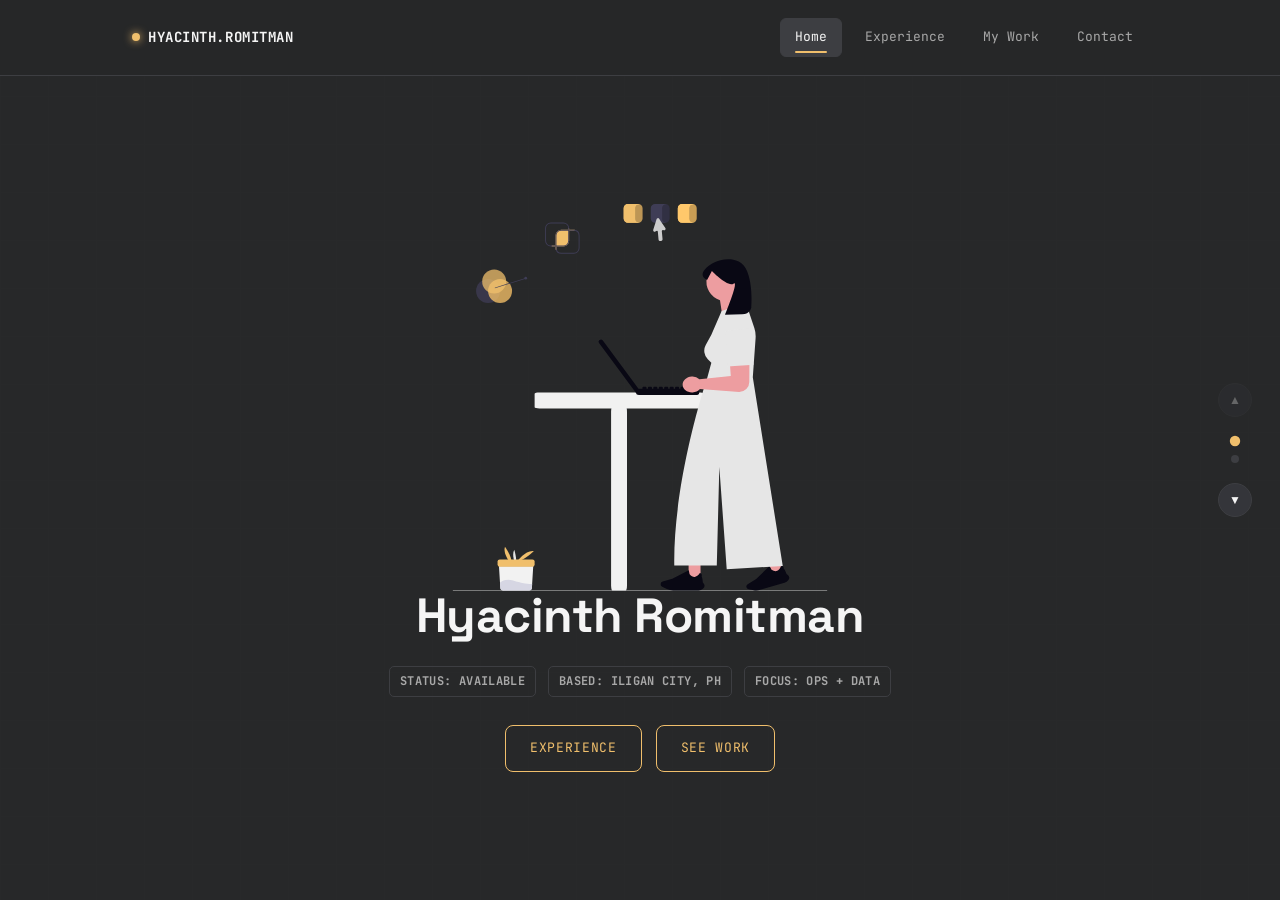
<file: index.html>
<!DOCTYPE html>
<html lang="en">
<head>
<meta charset="UTF-8">
<meta name="viewport" content="width=device-width, initial-scale=1.0">
<title>Hyacinth Romitman — Portfolio</title>
<meta property="og:title" content="Hyacinth Romitman — Portfolio">
<meta property="og:description" content="Project operations coordinator moving into data analytics. Experience, tools, and personal projects.">
<meta property="og:type" content="website">
<meta name="twitter:card" content="summary">
<meta name="twitter:title" content="Hyacinth Romitman — Portfolio">
<meta name="twitter:description" content="Project operations coordinator moving into data analytics. Experience, tools, and personal projects.">
<link rel="stylesheet" href="style.css">
</head>
<body class="home-page">

<nav class="statusbar">
  <div class="statusbar-inner">
    <div class="brand"><span class="dot"></span>HYACINTH.ROMITMAN</div>
    <div class="navlinks">
      <a href="index.html" class="active">Home</a>
      <a href="experience.html">Experience</a>
      <a href="projects.html">My Work</a>
      <a href="contact.html">Contact</a>
    </div>
  </div>
</nav>

<div class="home-carousel" id="home-carousel">
  <div class="home-track" id="home-track">

    <section class="home-slide">
      <div class="home-slide-inner">
        <div class="hero-stage">
          <div class="hero-illo-wrap" id="hero-illo-wrap">
            <svg class="illo illo-a" id="illo-a" viewBox="0 0 760.239 799.616" xmlns="http://www.w3.org/2000/svg"><g transform="translate(-417.288 -143.963)"><g transform="translate(417.288 233.883)"><rect width="220.76" height="122.745" rx="6" fill="#e6e6e6"/><rect width="213.342" height="114.427" rx="4" transform="translate(3.822 4.271)" fill="#fff"/><g transform="translate(26.304 33.203)"><path d="M715.379,329.316a1.254,1.254,0,0,1-.234-1.076,29.7,29.7,0,0,0,0-13.794,1.254,1.254,0,0,1,.235-1.076,1.233,1.233,0,0,1,.972-.469h11.573a1.249,1.249,0,0,1,1.23,1.047,48.614,48.614,0,0,1,0,14.8,1.249,1.249,0,0,1-1.23,1.047H716.351A1.233,1.233,0,0,1,715.379,329.316Z" transform="translate(-715.109 -312.9)" fill="#F0BF6C"/><path d="M734.776,329.52h-6.1a.858.858,0,0,1-.857-.857V328.3a.858.858,0,0,1,.857-.857h6.1a.858.858,0,0,1,.857.857v.364A.858.858,0,0,1,734.776,329.52Z" transform="translate(-724.192 -323.29)" fill="#fff"/><path d="M734.776,342.069h-6.1a.858.858,0,0,1-.857-.857v-.363a.858.858,0,0,1,.857-.857h6.1a.858.858,0,0,1,.857.857v.364A.858.858,0,0,1,734.776,342.069Z" transform="translate(-724.192 -332.256)" fill="#fff"/></g><path d="M538.555,272.485H351.147a.31.31,0,1,1,0-.62H538.555a.31.31,0,1,1,0,.62Z" transform="translate(-334.521 -254.721)" fill="#3f3d56"/><path d="M522.148,341.028a.31.31,0,0,1-.31-.31V238.805a.31.31,0,0,1,.62,0V340.718a.31.31,0,0,1-.31.31Z" transform="translate(-452.551 -231.688)" fill="#3f3d56"/><path d="M673.148,341.028a.31.31,0,0,1-.31-.31V238.805a.31.31,0,0,1,.62,0V340.718a.31.31,0,0,1-.31.31Z" transform="translate(-556.776 -231.688)" fill="#3f3d56"/><path d="M824.148,341.028a.31.31,0,0,1-.31-.31V238.805a.31.31,0,0,1,.62,0V340.718a.31.31,0,0,1-.31.31Z" transform="translate(-661.003 -231.688)" fill="#3f3d56"/><path d="M773.429,393.108H762.111a1.4,1.4,0,0,1-1.394-1.394V378.357a1.4,1.4,0,0,1,1.394-1.394h11.318a1.4,1.4,0,0,1,1.394,1.394v13.357A1.4,1.4,0,0,1,773.429,393.108Z" transform="translate(-617.434 -327.262)" fill="#090814"/><path d="M702.429,409.108H691.111a1.4,1.4,0,0,1-1.394-1.394V394.357a1.4,1.4,0,0,1,1.394-1.394h11.318a1.4,1.4,0,0,1,1.394,1.394v13.357A1.4,1.4,0,0,1,702.429,409.108Z" transform="translate(-568.428 -338.307)" fill="#e6e6e6"/><path d="M549.429,477.108H538.111a1.4,1.4,0,0,1-1.394-1.394V462.357a1.4,1.4,0,0,1,1.394-1.394h11.318a1.4,1.4,0,0,1,1.394,1.394v13.357A1.4,1.4,0,0,1,549.429,477.108Z" transform="translate(-462.821 -385.243)" fill="#e6e6e6"/><path d="M364.429,420.108H353.111a1.4,1.4,0,0,1-1.394-1.394V405.357a1.4,1.4,0,0,1,1.394-1.394h11.318a1.4,1.4,0,0,1,1.394,1.394v13.357A1.4,1.4,0,0,1,364.429,420.108Z" transform="translate(-335.128 -345.899)" fill="#090814"/><path d="M467.428,341.108H456.11a1.4,1.4,0,0,1-1.394-1.394V326.357a1.4,1.4,0,0,1,1.394-1.394h11.318a1.4,1.4,0,0,1,1.394,1.394v13.357a1.4,1.4,0,0,1-1.394,1.394Z" transform="translate(-406.222 -291.37)" fill="#e6e6e6"/><path d="M423.734,251.973H406.078a1.239,1.239,0,0,1,0-2.478h17.656a1.239,1.239,0,0,1,0,2.478Z" transform="translate(-371.794 -239.281)" fill="#e6e6e6"/><path d="M584.734,251.973H567.078a1.239,1.239,0,0,1,0-2.478h17.656a1.239,1.239,0,0,1,0,2.478Z" transform="translate(-482.922 -239.281)" fill="#e6e6e6"/><path d="M735.734,251.973H718.078a1.239,1.239,0,0,1,0-2.478h17.656a1.239,1.239,0,0,1,0,2.478Z" transform="translate(-587.147 -239.281)" fill="#e6e6e6"/><path d="M876.734,251.973H859.078a1.239,1.239,0,0,1,0-2.478h17.656a1.239,1.239,0,0,1,0,2.478Z" transform="translate(-684.471 -239.281)" fill="#e6e6e6"/><path d="M926.429,332.108H915.111a1.4,1.4,0,0,1-1.394-1.394V317.357a1.4,1.4,0,0,1,1.394-1.394h11.318a1.4,1.4,0,0,1,1.394,1.394v13.357A1.4,1.4,0,0,1,926.429,332.108Z" transform="translate(-723.04 -285.16)" fill="#e6e6e6"/><path d="M897.429,409.108H886.111a1.4,1.4,0,0,1-1.394-1.394V394.357a1.4,1.4,0,0,1,1.394-1.394h11.318a1.4,1.4,0,0,1,1.394,1.394v13.357A1.4,1.4,0,0,1,897.429,409.108Z" transform="translate(-703.023 -338.307)" fill="#e6e6e6"/><g transform="translate(45.872 72.35)"><path d="M715.379,329.316a1.254,1.254,0,0,1-.234-1.076,29.7,29.7,0,0,0,0-13.794,1.254,1.254,0,0,1,.235-1.076,1.233,1.233,0,0,1,.972-.469h11.573a1.249,1.249,0,0,1,1.23,1.047,48.614,48.614,0,0,1,0,14.8,1.249,1.249,0,0,1-1.23,1.047H716.351A1.233,1.233,0,0,1,715.379,329.316Z" transform="translate(-715.109 -312.9)" fill="#F0BF6C"/><path d="M734.776,329.52h-6.1a.858.858,0,0,1-.857-.857V328.3a.858.858,0,0,1,.857-.857h6.1a.858.858,0,0,1,.857.857v.364A.858.858,0,0,1,734.776,329.52Z" transform="translate(-724.192 -323.29)" fill="#fff"/><path d="M734.776,342.069h-6.1a.858.858,0,0,1-.857-.857v-.363a.858.858,0,0,1,.857-.857h6.1a.858.858,0,0,1,.857.857v.364A.858.858,0,0,1,734.776,342.069Z" transform="translate(-724.192 -332.256)" fill="#fff"/></g><g transform="translate(92.984 40.885)"><path d="M715.379,329.316a1.254,1.254,0,0,1-.234-1.076,29.7,29.7,0,0,0,0-13.794,1.254,1.254,0,0,1,.235-1.076,1.233,1.233,0,0,1,.972-.469h11.573a1.249,1.249,0,0,1,1.23,1.047,48.614,48.614,0,0,1,0,14.8,1.249,1.249,0,0,1-1.23,1.047H716.351A1.233,1.233,0,0,1,715.379,329.316Z" transform="translate(-715.109 -312.9)" fill="#F0BF6C"/><path d="M734.776,329.52h-6.1a.858.858,0,0,1-.857-.857V328.3a.858.858,0,0,1,.857-.857h6.1a.858.858,0,0,1,.857.857v.364A.858.858,0,0,1,734.776,329.52Z" transform="translate(-724.192 -323.29)" fill="#fff"/><path d="M734.776,342.069h-6.1a.858.858,0,0,1-.857-.857v-.363a.858.858,0,0,1,.857-.857h6.1a.858.858,0,0,1,.857.857v.364A.858.858,0,0,1,734.776,342.069Z" transform="translate(-724.192 -332.256)" fill="#fff"/></g><g transform="translate(125.146 26.345)"><path d="M715.379,329.316a1.254,1.254,0,0,1-.234-1.076,29.7,29.7,0,0,0,0-13.794,1.254,1.254,0,0,1,.235-1.076,1.233,1.233,0,0,1,.972-.469h11.573a1.249,1.249,0,0,1,1.23,1.047,48.614,48.614,0,0,1,0,14.8,1.249,1.249,0,0,1-1.23,1.047H716.351A1.233,1.233,0,0,1,715.379,329.316Z" transform="translate(-715.109 -312.9)" fill="#F0BF6C"/><path d="M734.776,329.52h-6.1a.858.858,0,0,1-.857-.857V328.3a.858.858,0,0,1,.857-.857h6.1a.858.858,0,0,1,.857.857v.364A.858.858,0,0,1,734.776,329.52Z" transform="translate(-724.192 -323.29)" fill="#fff"/><path d="M734.776,342.069h-6.1a.858.858,0,0,1-.857-.857v-.363a.858.858,0,0,1,.857-.857h6.1a.858.858,0,0,1,.857.857v.364A.858.858,0,0,1,734.776,342.069Z" transform="translate(-724.192 -332.256)" fill="#fff"/></g><g transform="translate(170.14 28.283)"><path d="M715.379,329.316a1.254,1.254,0,0,1-.234-1.076,29.7,29.7,0,0,0,0-13.794,1.254,1.254,0,0,1,.235-1.076,1.233,1.233,0,0,1,.972-.469h11.573a1.249,1.249,0,0,1,1.23,1.047,48.614,48.614,0,0,1,0,14.8,1.249,1.249,0,0,1-1.23,1.047H716.351A1.233,1.233,0,0,1,715.379,329.316Z" transform="translate(-715.109 -312.9)" fill="#F0BF6C"/><path d="M734.776,329.52h-6.1a.858.858,0,0,1-.857-.857V328.3a.858.858,0,0,1,.857-.857h6.1a.858.858,0,0,1,.857.857v.364A.858.858,0,0,1,734.776,329.52Z" transform="translate(-724.192 -323.29)" fill="#fff"/><path d="M734.776,342.069h-6.1a.858.858,0,0,1-.857-.857v-.363a.858.858,0,0,1,.857-.857h6.1a.858.858,0,0,1,.857.857v.364A.858.858,0,0,1,734.776,342.069Z" transform="translate(-724.192 -332.256)" fill="#fff"/></g></g><g transform="translate(870.49 540.323)"><path d="M387.537,598.921a11.662,11.662,0,0,0,13.307,11.557,19.634,19.634,0,0,0,18,11.79h0a19.633,19.633,0,0,0,19.633-19.633V585.624c0-4.378-3.55-5.844-7.928-5.844h-23.41c-4.378,0-7.928,1.465-7.928,5.844v1.623a11.687,11.687,0,0,0-11.674,11.674Zm3.184,0a8.5,8.5,0,0,1,8.49-8.49v12.2a19.666,19.666,0,0,0,.581,4.747c-.193.013-.385.029-.581.029A8.5,8.5,0,0,1,390.721,598.921Z" transform="translate(-387.537 -579.78)" fill="#F0BF6C"/><ellipse cx="14.589" cy="2.084" rx="14.589" ry="2.084" transform="translate(16.674 1.2)" fill="#2f2e41"/></g><g transform="translate(682.398 326.365)"><rect width="22.137" height="29.178" transform="translate(164.883 566.133)" fill="#ed9da0"/><path d="M656.394,508.39H703.45a27.139,27.139,0,0,0,11.688-2.664l8.674-4.168a5.211,5.211,0,0,0-.868-9.717l-17.9-4.952L674.43,470.8l-.023.116c-.572,2.9-1.459,7.281-1.573,7.547-3.14,3.6-6.365,5.254-9.587,4.928-5.619-.57-9.355-7.058-9.391-7.124l-.028-.05-.057.006a3.726,3.726,0,0,0-2.893,1.578c-1.282,1.933-.5,4.909-.371,5.359-1.535,1.5-2.224,9.89-2.277,10.567-2.22,2.353-3.274,4.614-3.135,6.723a7.24,7.24,0,0,0,3.038,5.087,13.141,13.141,0,0,0,8.261,2.86Z" transform="translate(-487.732 107.057)" fill="#090814"/><rect width="22.137" height="29.178" transform="translate(31.982 587.027) rotate(-163.78)" fill="#ed9da0"/><path d="M774.757,496.182l45.183,13.145a27.141,27.141,0,0,0,11.967.708l9.495-1.581a5.21,5.21,0,0,0,1.876-9.572l-15.8-9.754-24.906-24-.054.1c-1.355,2.624-3.439,6.583-3.618,6.807-4.019,2.577-7.579,3.267-10.581,2.054-5.237-2.116-7.01-9.39-7.028-9.463l-.014-.056-.056-.01a3.726,3.726,0,0,0-3.218.706c-1.772,1.5-1.851,4.575-1.853,5.042-1.894,1.013-4.9,8.875-5.139,9.51-2.789,1.639-4.433,3.516-4.887,5.579a7.239,7.239,0,0,0,1.5,5.732,13.141,13.141,0,0,0,7.133,5.053Z" transform="translate(-766.022 105.05)" fill="#090814"/><path d="M709.709,72.492a35.989,35.989,0,1,1,46.773,34.343l-6.957,45.979-35.467-29.556a89.348,89.348,0,0,0,11.776-20.764,35.952,35.952,0,0,1-16.117-30Z" transform="translate(-627.789 -30.712)" fill="#ed9da0"/><path d="M719.959,231.8l-5.195-72.731a48.1,48.1,0,0,1,2.346-18.641l15.4-46.184,45.347,14.565,19.134,43.775,10.421,19.106a22.335,22.335,0,0,1-3.814,26.487l-6.607,6.607L806.2,238.56l-.969-.034,1.3.168S868.1,423.917,865.891,581.44H786.862l-4.689-182.856L768.445,588.537l-104.138-6L719.955,231.8Z" transform="translate(-652.241 -12.395)" fill="#e6e6e6"/><path d="M704.794,121.171s1.681,12.75,17.251,13.167l31.584.845s-26.7-64.977-15.718-57.657,40.254-23.368,40.254-23.368l8.638,16.2s20.633-7.473-2.234-25.773c0,0-27.289-21.1-56.261-8.428S704.794,121.171,704.794,121.171Z" transform="translate(-634.429 -32.107)" fill="#090814"/><path d="M800.363,233.659c.417-8.12-7.19-15.11-17-15.62a19.315,19.315,0,0,0-14.14,4.794l-.223-.011L710.846,216.8l4.362-57.717c1.614-11.165-1.52-22.416-12.515-24.945h0a21.681,21.681,0,0,0-26.542,21.229l.333,72.7a18.682,18.682,0,0,0,18.8,18.6l72.983-5.454a19.315,19.315,0,0,0,13.571,6.229c9.811.508,18.105-5.665,18.524-13.784Z" transform="translate(-602.272 0.083)" fill="#ed9da0"/><path d="M788.738,135.028l-3.5,65.845-48.673-3.3,8.608-68.483" transform="translate(-670.208 -1.341)" fill="#e6e6e6"/></g><g transform="translate(959.524 204.547)"><g transform="translate(0 10.802)"><path d="M441.6,264.727l-89,22.917a11.768,11.768,0,0,1-14.315-8.452l-26.913-104.52a11.768,11.768,0,0,1,8.452-14.315l82.8-21.321,21.191,9.487,26.237,101.892A11.768,11.768,0,0,1,441.6,264.727Z" transform="translate(-311.007 -139.036)" fill="#e6e6e6"/><path d="M326.786,170.092a8.38,8.38,0,0,0-6.019,10.193l26.915,104.52a8.38,8.38,0,0,0,10.193,6.019l89-22.921a8.38,8.38,0,0,0,6.019-10.193L427.062,157.4l-18.625-8.334Z" transform="translate(-317.12 -145.493)" fill="#fff"/><path d="M588.817,149.572l-13.777,3.547a3.912,3.912,0,0,1-4.768-2.815l-2.619-10.173a.245.245,0,0,1,.34-.285l20.862,9.265a.245.245,0,0,1-.038.461Z" transform="translate(-476.232 -139.543)" fill="#e6e6e6"/><path d="M529.08,410.8l-40.519,10.435a1.957,1.957,0,0,1-.976-3.791L528.1,407.009a1.958,1.958,0,1,1,.976,3.791Z" transform="translate(-423.741 -311.516)" fill="#ccc"/><path d="M541.524,423.108l-48.338,12.448a1.957,1.957,0,0,1-.976-3.791l48.338-12.448a1.957,1.957,0,1,1,.976,3.791Z" transform="translate(-426.718 -319.44)" fill="#ccc"/><circle cx="6.918" cy="6.918" r="6.918" transform="translate(41.364 108.448)" fill="#F0BF6C"/><path d="M463.324,266.212l-53.815,13.853a6.062,6.062,0,0,1-7.373-4.355L390.859,231.9a6.062,6.062,0,0,1,4.355-7.37l53.813-13.852a6.062,6.062,0,0,1,7.373,4.355l11.277,43.809a6.062,6.062,0,0,1-4.353,7.369Z" transform="translate(-362.292 -185.034)" fill="#fff"/><path d="M463.324,266.212l-53.815,13.853a6.062,6.062,0,0,1-7.373-4.355L390.859,231.9a6.062,6.062,0,0,1,4.355-7.37l53.813-13.852a6.062,6.062,0,0,1,7.373,4.355l11.277,43.809a6.062,6.062,0,0,1-4.353,7.369ZM395.392,225.22a5.348,5.348,0,0,0-3.841,6.507l11.277,43.809a5.349,5.349,0,0,0,6.507,3.841l53.81-13.855a5.349,5.349,0,0,0,3.841-6.507L455.71,215.206a5.349,5.349,0,0,0-6.507-3.841Z" transform="translate(-362.292 -185.034)" fill="#e6e6e6"/><path d="M495.544,248.888l-27.158,6.991a.973.973,0,0,1-1.179-.611.936.936,0,0,1,.66-1.191l27.646-7.117c1.117.566.822,1.723.031,1.927Z" transform="translate(-411.541 -208.517)" fill="#f2f2f2"/><path d="M498.984,262.261l-27.158,6.991a.973.973,0,0,1-1.179-.612.935.935,0,0,1,.66-1.191l27.646-7.117c1.117.566.823,1.723.031,1.927Z" transform="translate(-413.756 -217.125)" fill="#f2f2f2"/><path d="M437.6,275.8l-8.289,2.133a1.054,1.054,0,0,1-1.283-.758l-2.518-9.78a1.054,1.054,0,0,1,.758-1.283l8.289-2.134a1.055,1.055,0,0,1,1.283.758l2.518,9.78a1.054,1.054,0,0,1-.758,1.283Z" transform="translate(-384.703 -219.454)" fill="#F0BF6C"/><path d="M479.985,289.7l-41.449,10.67a.973.973,0,0,1-1.179-.611.935.935,0,0,1,.66-1.191l41.937-10.795c1.117.566.823,1.723.031,1.927Z" transform="translate(-392.323 -234.793)" fill="#f2f2f2"/><path d="M483.429,303.08l-41.45,10.67a.973.973,0,0,1-1.179-.611.936.936,0,0,1,.66-1.191L483.4,301.153c1.117.566.823,1.723.031,1.927Z" transform="translate(-394.54 -243.406)" fill="#f2f2f2"/><path d="M486.87,316.449l-41.449,10.67a.973.973,0,0,1-1.179-.611.936.936,0,0,1,.66-1.191l41.937-10.795C487.956,315.088,487.658,316.245,486.87,316.449Z" transform="translate(-396.756 -252.013)" fill="#f2f2f2"/><path d="M490.313,329.826,448.864,340.5a.973.973,0,0,1-1.179-.611.936.936,0,0,1,.66-1.191L490.283,327.9C491.4,328.465,491.105,329.622,490.313,329.826Z" transform="translate(-398.972 -260.625)" fill="#f2f2f2"/><path d="M493.755,343.2l-41.449,10.67a.973.973,0,0,1-1.179-.611.935.935,0,0,1,.66-1.191l41.937-10.795C494.84,341.835,494.547,343,493.755,343.2Z" transform="translate(-401.188 -269.232)" fill="#f2f2f2"/><path d="M442.953,459.152a.716.716,0,0,1-.454-.031h-.009l-1.885-.8a.723.723,0,0,1,.566-1.33l1.221.52,1.6-3.765a.722.722,0,0,1,.947-.382h0l-.009.025.01-.025a.723.723,0,0,1,.382.947l-1.883,4.422a.723.723,0,0,1-.486.416Z" transform="translate(-394.16 -341.36)" fill="#fff"/></g><g transform="translate(62.341 21.142) rotate(-8)"><g transform="translate(42.793 0) rotate(19)"><path d="M103.655,131.439h-91.9A11.768,11.768,0,0,1,0,119.683V11.755A11.768,11.768,0,0,1,11.755,0h85.5l18.154,14.472V119.683a11.768,11.768,0,0,1-11.755,11.756Z" transform="translate(0 0)" fill="#e6e6e6"/><path d="M8.371,0A8.38,8.38,0,0,0,0,8.371V116.3a8.38,8.38,0,0,0,8.371,8.371h91.9a8.38,8.38,0,0,0,8.371-8.371V12.718L92.685,0Z" transform="translate(3.384 3.384)" fill="#fff"/><path d="M43.8,3.912H1.956A1.956,1.956,0,1,1,1.956,0H43.8a1.956,1.956,0,1,1,0,3.912Z" transform="translate(41.982 30.852)" fill="#F0BF6C"/><path d="M51.872,3.912H1.956A1.956,1.956,0,1,1,1.956,0H51.872a1.956,1.956,0,1,1,0,3.912Z" transform="translate(41.982 37.458)" fill="#F0BF6C"/><path d="M43.8,0H1.956a1.956,1.956,0,1,0,0,3.912H43.8A1.956,1.956,0,1,0,43.8,0Z" transform="translate(41.983 60.457)" fill="#ccc"/><path d="M51.872,0H1.956a1.956,1.956,0,1,0,0,3.912H51.872a1.956,1.956,0,0,0,0-3.912Z" transform="translate(41.983 67.065)" fill="#ccc"/><path d="M43.8,3.912H1.956A1.956,1.956,0,1,1,1.956,0H43.8a1.956,1.956,0,1,1,0,3.912Z" transform="translate(41.982 90.065)" fill="#ccc"/><path d="M51.872,3.912H1.956A1.956,1.956,0,1,1,1.956,0H51.872a1.956,1.956,0,1,1,0,3.912Z" transform="translate(41.982 96.672)" fill="#ccc"/><circle cx="6.918" cy="6.918" r="6.918" transform="translate(19.597 29.194)" fill="#F0BF6C"/><path d="M2.349,5.261a.718.718,0,0,1-.432-.144l-.008-.006L.283,3.868a.723.723,0,1,1,.879-1.147l1.054.808L4.7.283A.722.722,0,0,1,5.717.149h0L5.7.17l.02-.021a.723.723,0,0,1,.134,1.013L2.923,4.979a.723.723,0,0,1-.575.281Z" transform="translate(23.482 33.49)" fill="#fff"/><path d="M13.835,6.919A6.918,6.918,0,0,1,6.918,13.84a1.487,1.487,0,0,1-.178-.007,6.918,6.918,0,1,1,7.1-6.914Z" transform="translate(20.31 58.8)" fill="#F0BF6C"/><circle cx="6.918" cy="6.918" r="6.918" transform="translate(19.597 88.407)" fill="#F0BF6C"/><path d="M18.138,14.664H3.912A3.912,3.912,0,0,1,0,10.752V.245A.245.245,0,0,1,.4.052L18.29,14.226a.245.245,0,0,1-.152.436Z" transform="translate(96.918 0.274)" fill="#e6e6e6"/></g></g></g><g transform="translate(703.506 143.963)"><rect width="217.924" height="121.168" rx="6" fill="#e6e6e6"/><rect width="210.6" height="112.957" rx="4" transform="translate(3.773 4.218)" fill="#fff"/><path d="M860.043,427.728H706.236a.481.481,0,0,1-.481-.481v-73.72a.481.481,0,1,1,.963,0v73.239H860.043a.481.481,0,1,1,0,.963Z" transform="translate(-674.177 -329.692)" fill="#3f3d56"/><path d="M748.027,445.968h-13.99a1.431,1.431,0,0,1-1.429-1.429V425.255a1.431,1.431,0,0,1,1.429-1.429h13.989a1.43,1.43,0,0,1,1.429,1.429v19.284a1.43,1.43,0,0,1-1.429,1.429Z" transform="translate(-683.106 -353.227)" fill="#F0BF6C"/><path d="M786.246,436.854h-13.99a1.431,1.431,0,0,1-1.429-1.429V397.848a1.431,1.431,0,0,1,1.429-1.429h13.989a1.43,1.43,0,0,1,1.429,1.429v37.575a1.43,1.43,0,0,1-1.429,1.429Z" transform="translate(-695.815 -344.112)" fill="#F0BF6C"/><path d="M824.465,445.968h-13.99a1.431,1.431,0,0,1-1.429-1.429V425.255a1.431,1.431,0,0,1,1.429-1.429h13.989a1.43,1.43,0,0,1,1.429,1.429v19.284a1.43,1.43,0,0,1-1.429,1.429Z" transform="translate(-708.522 -353.227)" fill="#F0BF6C"/><path d="M862.684,433.26h-13.99a1.4,1.4,0,0,1-1.429-1.364V386.97a1.4,1.4,0,0,1,1.429-1.364h13.989a1.4,1.4,0,0,1,1.429,1.364V431.9a1.4,1.4,0,0,1-1.428,1.364Z" transform="translate(-721.229 -340.52)" fill="#F0BF6C"/><path d="M900.9,426.787h-13.99a1.43,1.43,0,0,1-1.429-1.429V367.566a1.43,1.43,0,0,1,1.429-1.429H900.9a1.43,1.43,0,0,1,1.429,1.429v57.792a1.43,1.43,0,0,1-1.429,1.429Z" transform="translate(-733.937 -334.044)" fill="#F0BF6C"/></g></g></svg>
            <svg class="illo illo-b" id="illo-b" viewBox="0 0 773.053 800" xmlns="http://www.w3.org/2000/svg"><g transform="translate(-683.539 -100)"><path d="M596.274,441.244H925c5.466,0,9.895-1.115,9.9-2.49V410.877c-.007-1.374-4.435-2.487-9.9-2.49H596.274c-5.466,0-9.895,1.115-9.9,2.49v27.878c.007,1.374,4.435,2.487,9.9,2.49Z" transform="translate(266.189 80.723)" fill="#f1f1f1"/><path d="M595.082,321.539l.364-.268.009-.007a4.448,4.448,0,0,1,6.222.919L675.669,421.8h8.141v-1.911a1.779,1.779,0,0,1,1.779-1.779h4.856a1.779,1.779,0,0,1,1.779,1.779v1.913h2.811v-1.913a1.779,1.779,0,0,1,1.779-1.779h4.856a1.779,1.779,0,0,1,1.779,1.779v1.913h2.8v-1.913a1.779,1.779,0,0,1,1.779-1.779h4.856a1.779,1.779,0,0,1,1.779,1.779v1.913h2.812v-1.913a1.779,1.779,0,0,1,1.779-1.779h4.857a1.779,1.779,0,0,1,1.779,1.779v1.913h2.8v-1.913a1.779,1.779,0,0,1,1.779-1.779h4.856a1.779,1.779,0,0,1,1.779,1.779v1.912h2.811v-1.912a1.779,1.779,0,0,1,1.779-1.779h4.851a1.779,1.779,0,0,1,1.779,1.779v1.913h2.811v-1.913a1.779,1.779,0,0,1,1.779-1.779h4.856a1.779,1.779,0,0,1,1.779,1.779v1.913h2.8v-1.913a1.779,1.779,0,0,1,1.779-1.779h4.856a1.779,1.779,0,0,1,1.779,1.779v1.913h2.811v-1.913a1.779,1.779,0,0,1,1.779-1.779h4.856a1.779,1.779,0,0,1,1.779,1.779v1.913h2.8v-1.913a1.779,1.779,0,0,1,1.779-1.779h4.856a1.779,1.779,0,0,1,1.779,1.779v1.913h3.526a4.448,4.448,0,0,1,4.448,4.448v4.239a4.448,4.448,0,0,1-4.448,4.448H676.4a6.627,6.627,0,0,1-6.488-5.281l-.047.032-75.7-101.924-.007-.009a4.448,4.448,0,0,1,.919-6.222Z" transform="translate(391.309 59.283)" fill="#090814"/><path d="M128.315,741.875H899.7a1.344,1.344,0,0,0,0-2.487H128.315a1.344,1.344,0,0,0,0,2.487Z" transform="translate(556.06 158.125)" fill="#cbcbcb"/><path d="M368.587,0H10.777C4.828,0,.007,1.115,0,2.49V30.367c.007,1.375,4.828,2.49,10.777,2.49h357.81c5.949,0,10.77-1.115,10.777-2.49V2.491C379.357,1.117,374.536,0,368.587,0Z" transform="translate(1043.248 518.149) rotate(90)" fill="#f1f1f1"/><g transform="translate(1112.62 213.972)"><rect width="24.586" height="32.405" transform="translate(57.763 628.766)" fill="#ed9da0"/><path d="M723.229,512.549H670.968a30.14,30.14,0,0,1-12.981-2.957l-9.633-4.63a5.788,5.788,0,0,1,.964-10.792l19.88-5.5L703.2,470.8l.025.126c.632,3.22,1.621,8.086,1.747,8.382,3.487,4,7.07,5.834,10.647,5.473,6.242-.632,10.389-7.847,10.43-7.912l.032-.056.063.007a4.138,4.138,0,0,1,3.213,1.753c1.424,2.151.555,5.451.413,5.953,1.706,1.666,2.47,10.984,2.529,11.737,2.465,2.616,3.639,5.124,3.482,7.463a8.039,8.039,0,0,1-3.374,5.65,14.6,14.6,0,0,1-9.176,3.176Z" transform="translate(-645.077 170.987)" fill="#090814"/><rect width="24.586" height="32.405" transform="translate(220.902 620.855) rotate(-16.22)" fill="#ed9da0"/><path d="M844.867,499.693l-50.183,14.6a30.138,30.138,0,0,1-13.29.787l-10.545-1.756a5.787,5.787,0,0,1-2.083-10.625l17.547-10.834,27.662-26.656.059.114c1.506,2.909,3.82,7.311,4.018,7.56,4.464,2.863,8.416,3.629,11.752,2.275,5.818-2.35,7.785-10.429,7.805-10.51l.016-.063.061-.011a4.139,4.139,0,0,1,3.575.784c1.969,1.666,2.055,5.081,2.059,5.6,2.1,1.125,5.439,9.857,5.707,10.562,3.1,1.82,4.922,3.9,5.427,6.2a8.039,8.039,0,0,1-1.666,6.369,14.594,14.594,0,0,1-7.922,5.613Z" transform="translate(-589.093 168.055)" fill="#090814"/><path d="M789.654,76.468a39.97,39.97,0,1,0-51.948,38.142l7.727,51.065,39.391-32.82a99.239,99.239,0,0,1-13.079-23.061,39.93,39.93,0,0,0,17.9-33.323Z" transform="translate(-615.162 -30.074)" fill="#ed9da0"/><path d="M826.44,247.018l5.771-80.778a53.428,53.428,0,0,0-2.606-20.7L812.5,94.248l-50.365,16.176-21.25,48.618-11.573,21.22a24.807,24.807,0,0,0,4.236,29.416l7.337,7.336-10.228,37.513,1.076-.038-1.443.188S661.91,460.392,664.365,635.343h87.771l5.21-203.083,15.248,210.964,115.664-6.661L826.445,247.018Z" transform="translate(-636.175 -3.342)" fill="#e6e6e6"/><path d="M804.959,131.024s-1.868,14.166-19.16,14.625l-35.078.938s29.654-72.166,17.454-64.036S723.468,56.6,723.468,56.6L713.874,74.59s-22.916-8.3,2.482-28.624c0,0,30.309-23.429,62.484-9.36S804.959,131.024,804.959,131.024Z" transform="translate(-617.634 -32.108)" fill="#090814"/><path d="M676.166,244.73c-.463-9.019,7.985-16.782,18.879-17.347a21.453,21.453,0,0,1,15.705,5.324l.252-.013,64.588-6.689-4.845-64.1c-1.792-12.4,1.689-24.9,13.9-27.7h0a24.079,24.079,0,0,1,29.479,23.578l-.37,80.743a20.743,20.743,0,0,1-20.88,20.658l-81.058-6.057a21.452,21.452,0,0,1-15.072,6.917c-10.9.569-20.111-6.292-20.573-15.3Z" transform="translate(-630.697 14.871)" fill="#ed9da0"/><path d="M736.562,135.682l3.891,73.129,54.057-3.668-9.56-76.06" transform="translate(-602.73 12.789)" fill="#e6e6e6"/></g><g transform="translate(1036.385 100)"><path d="M834.807,229.333h-.43a8.646,8.646,0,0,1,3.86.913h-1.958a7.967,7.967,0,0,0-7.958,7.958v21.083a7.967,7.967,0,0,0,7.958,7.958h1.248a8.655,8.655,0,0,1-3.148.6h.43a8.724,8.724,0,0,0,8.713-8.713V238.046a8.724,8.724,0,0,0-8.713-8.713Z" transform="translate(-692.909 -229.333)" fill="#FFC86B"/><path d="M834.807,229.333h-.43a8.646,8.646,0,0,1,3.86.913h-1.958a7.967,7.967,0,0,0-7.958,7.958v21.083a7.967,7.967,0,0,0,7.958,7.958h1.248a8.655,8.655,0,0,1-3.148.6h.43a8.724,8.724,0,0,0,8.713-8.713V238.046a8.724,8.724,0,0,0-8.713-8.713Z" transform="translate(-692.909 -229.333)" opacity="0.21"/><path d="M832.091,267.323a7.967,7.967,0,0,1-7.958-7.958V238.282a7.967,7.967,0,0,1,7.958-7.958h1.958a8.647,8.647,0,0,0-3.86-.913H809.108a8.724,8.724,0,0,0-8.713,8.713v21.083a8.723,8.723,0,0,0,8.713,8.713h21.083a8.654,8.654,0,0,0,3.148-.6Z" transform="translate(-688.64 -229.345)" fill="#F0BF6C"/><path d="M832.091,267.323a7.967,7.967,0,0,1-7.958-7.958V238.282a7.967,7.967,0,0,1,7.958-7.958h1.958a8.647,8.647,0,0,0-3.86-.913H809.108a8.724,8.724,0,0,0-8.713,8.713v21.083a8.723,8.723,0,0,0,8.713,8.713h21.083a8.654,8.654,0,0,0,3.148-.6Z" transform="translate(-688.64 -229.345)" fill="#FFC86B"/><path d="M900.768,229.333h-.43a8.646,8.646,0,0,1,3.859.913h-1.96a7.967,7.967,0,0,0-7.959,7.958v21.083a7.967,7.967,0,0,0,7.958,7.958h1.251a8.653,8.653,0,0,1-3.148.6h.43a8.724,8.724,0,0,0,8.713-8.713V238.046a8.724,8.724,0,0,0-8.713-8.713Z" transform="translate(-814.748 -229.333)" fill="#3f3d56"/><path d="M900.768,229.333h-.43a8.646,8.646,0,0,1,3.859.913h-1.96a7.967,7.967,0,0,0-7.959,7.958v21.083a7.967,7.967,0,0,0,7.958,7.958h1.251a8.653,8.653,0,0,1-3.148.6h.43a8.724,8.724,0,0,0,8.713-8.713V238.046a8.724,8.724,0,0,0-8.713-8.713Z" transform="translate(-814.748 -229.333)" opacity="0.21"/><path d="M834.807,229.333h-.43a8.646,8.646,0,0,1,3.86.913h-1.958a7.967,7.967,0,0,0-7.958,7.958v21.083a7.967,7.967,0,0,0,7.958,7.958h1.248a8.655,8.655,0,0,1-3.148.6h.43a8.724,8.724,0,0,0,8.713-8.713V238.046a8.724,8.724,0,0,0-8.713-8.713Z" transform="translate(-804.665 -229.333)" fill="#F0BF6C"/><path d="M834.807,229.333h-.43a8.646,8.646,0,0,1,3.86.913h-1.958a7.967,7.967,0,0,0-7.958,7.958v21.083a7.967,7.967,0,0,0,7.958,7.958h1.248a8.655,8.655,0,0,1-3.148.6h.43a8.724,8.724,0,0,0,8.713-8.713V238.046a8.724,8.724,0,0,0-8.713-8.713Z" transform="translate(-804.665 -229.333)" opacity="0.21"/><path d="M832.091,267.323a7.967,7.967,0,0,1-7.958-7.958V238.282a7.967,7.967,0,0,1,7.958-7.958h1.958a8.647,8.647,0,0,0-3.86-.913H809.108a8.724,8.724,0,0,0-8.713,8.713v21.083a8.723,8.723,0,0,0,8.713,8.713h21.083a8.654,8.654,0,0,0,3.148-.6Z" transform="translate(-800.395 -229.345)" fill="#F0BF6C"/><path d="M898.053,267.323a7.967,7.967,0,0,1-7.959-7.958V238.282a7.967,7.967,0,0,1,7.959-7.958h1.958a8.645,8.645,0,0,0-3.86-.912H875.07a8.724,8.724,0,0,0-8.714,8.713v21.083a8.723,8.723,0,0,0,8.714,8.713h21.083a8.654,8.654,0,0,0,3.148-.6Z" transform="translate(-810.48 -229.345)" fill="#3f3d56"/><path d="M897.383,284.231,890,273.169l-5.4-8.087a3,3,0,0,0-5.368.777l-2.273,7.309-4.576,14.686a3.009,3.009,0,0,0,4.455,3.451l1.624-1a2.254,2.254,0,0,1,3.428,1.714l1.488,16.235a3.014,3.014,0,0,0,2.99,2.734c.092,0,.184-.007.276-.015l2.281-.2a3,3,0,0,0,2.718-3.27l-1.533-16.763a2.251,2.251,0,0,1,3.187-2.251l.333.151a3,3,0,0,0,3.753-4.4Z" transform="translate(-811.38 -234.593)" fill="#ccc"/><path d="M832.091,267.323a7.967,7.967,0,0,1-7.958-7.958V238.282a7.967,7.967,0,0,1,7.958-7.958h1.958a8.647,8.647,0,0,0-3.86-.913H809.108a8.724,8.724,0,0,0-8.713,8.713v21.083a8.723,8.723,0,0,0,8.713,8.713h21.083a8.654,8.654,0,0,0,3.148-.6Z" transform="translate(-800.395 -229.345)" fill="#F0BF6C"/></g><g transform="translate(874.262 138.196)"><path d="M421.634,284.039v1.9a9.844,9.844,0,0,0-1.906-.186h-9.781v20.99a11.726,11.726,0,0,1-11.714,11.714H383.785v3.233a9.792,9.792,0,0,0,.757,3.775h-2a11.511,11.511,0,0,1-.627-3.776v-3.233h-7.944v-1.869h7.944V295.6a11.726,11.726,0,0,1,11.714-11.714h14.444V280.61h1.869v3.271h9.781a11.671,11.671,0,0,1,1.906.159Z" transform="translate(-360.426 -268.927)" fill="#F0BF6C"/><path d="M398.858,269.467H372.766a11.726,11.726,0,0,0-11.714,11.714v26.092a11.726,11.726,0,0,0,11.714,11.714h26.092a11.726,11.726,0,0,0,11.714-11.714V281.149A11.725,11.725,0,0,0,398.858,269.467Zm9.85,37.811a9.863,9.863,0,0,1-9.85,9.85H372.766a9.863,9.863,0,0,1-9.85-9.85V281.187a9.864,9.864,0,0,1,9.85-9.85h26.092a9.862,9.862,0,0,1,9.85,9.813Z" transform="translate(-361.052 -269.467)" fill="#3f3d56"/><path d="M381.55,316.438v1.869h1.869v-1.869Zm0,0v1.869h1.869v-1.869Zm39.718-32.55a11.667,11.667,0,0,0-1.906-.159H393.269a11.726,11.726,0,0,0-11.714,11.714v26.092a11.508,11.508,0,0,0,.627,3.776,11.723,11.723,0,0,0,11.093,7.944h26.091a11.726,11.726,0,0,0,11.714-11.714V295.449a11.715,11.715,0,0,0-9.814-11.561Zm7.944,37.653a9.863,9.863,0,0,1-9.85,9.85H393.269a9.864,9.864,0,0,1-9.85-9.85V295.449a9.863,9.863,0,0,1,9.85-9.85h26.1a9.854,9.854,0,0,1,9.85,9.85Zm-47.661-5.1v1.869h1.869v-1.869Z" transform="translate(-360.06 -268.775)" fill="#3f3d56"/></g><g transform="translate(731.735 235.007)"><ellipse cx="24.753" cy="24.753" rx="24.753" ry="24.753" transform="translate(0 19.729)" fill="#3f3d56" opacity="0.74"/><ellipse cx="24.753" cy="24.753" rx="24.753" ry="24.753" transform="translate(24.753 19.729)" fill="#FFC86B" opacity="0.74"/><ellipse cx="24.753" cy="24.753" rx="24.753" ry="24.753" transform="translate(12.586 0)" fill="#F0BF6C" opacity="0.74"/><rect width="66.646" height="1.442" transform="translate(38.485 37.637) rotate(-17.441)" fill="#3f3d56"/><ellipse cx="2.885" cy="2.885" rx="2.885" ry="2.885" transform="translate(99.588 15.233)" fill="#3f3d56"/></g><g transform="translate(776.112 807.203)"><g transform="translate(14.329)"><path d="M532.06,773.792s16.659-22.908,33.78-20.819C565.84,752.982,547.563,772.405,532.06,773.792Z" transform="translate(-505.497 -743.888)" fill="#F0BF6C"/><path d="M502.132,779.883s-19.326-20.7-14.036-37.113C488.122,742.762,503.741,764.4,502.132,779.883Z" transform="translate(-487.179 -742.77)" fill="#F0BF6C"/><path d="M9.334,30.575S-3.61,12.084.988,0C1.012-.006,10.733,19.172,9.334,30.575Z" transform="matrix(0.985, 0.174, -0.174, 0.985, 19.242, 6.392)" fill="#e6e6e6"/></g><path d="M545.426,779.86l-2.756,44.216-.477,7.52a5.974,5.974,0,0,1-5.965,5.6H482.951a5.974,5.974,0,0,1-5.965-5.6l-.65-10.374L473.75,779.86Z" transform="translate(-471.359 -746.889)" fill="#f2f2f2"/><path d="M398.5,733.255H469.13l.524-8.365H397.98Z" transform="translate(-395.589 -691.325)" opacity="0.1"/><rect width="76.45" height="14.935" rx="4.5" transform="translate(0 26.401)" fill="#F0BF6C"/><path d="M542.985,828.492l-.477,7.52a5.974,5.974,0,0,1-5.965,5.6H483.274a5.974,5.974,0,0,1-5.965-5.6l-.649-10.374c5.734-4.578,14.686-8.32,27.273-4.329C521.513,826.882,532.317,828.758,542.985,828.492Z" transform="translate(-471.682 -751.304)" fill="#d6d6e3"/></g></g></svg>
            <div class="hero-loading-wrap" id="hero-loading-wrap">
              <div class="hero-loading-bar-track">
                <div class="hero-loading-bar" id="hero-loading-bar"></div>
              </div>
              <div class="hero-loading" id="hero-loading">Loading<span id="hero-loading-pct">0%</span></div>
            </div>
          </div>

          <div class="hero-reveal" id="hero-reveal">
            <h1>Hyacinth Romitman</h1>
            <div style="display:flex; gap:12px; margin-top:24px; flex-wrap:wrap; justify-content:center;">
              <span class="chip teal">Status: Available</span>
              <span class="chip teal">Based: Iligan City, PH</span>
              <span class="chip yellow">Focus: Ops + Data</span>
            </div>
            <div class="hero-links">
              <a href="experience.html">Experience</a>
              <a href="projects.html">See Work</a>
            </div>
          </div>
        </div>
      </div>
    </section>

    <section class="home-slide">
      <div class="home-slide-inner">
        <div class="wrap about-content">
          <h2 class="about-heading">About</h2>
          <p class="lead about-lead">
            I focus on improving the way work gets done. As a Project Operations
            Coordinator, I streamline workflows, identify gaps in processes, and
            use data to support better decisions. From keeping projects on track
            to finding more efficient ways of working, I'm always looking for
            ways to make processes clearer, simpler, and more effective.
          </p>
          <div class="home-footer">
            <span>© 2026 Hyacinth Romitman</span>
            <span>Iligan City, Lanao Del Norte, PH</span>
          </div>
        </div>
      </div>
    </section>

  </div>

  <div class="home-nav">
    <button class="home-arrow" id="home-up" aria-label="Previous section">▲</button>
    <div class="home-dots" id="home-dots">
      <span class="home-dot active" data-index="0"></span>
      <span class="home-dot" data-index="1"></span>
    </div>
    <button class="home-arrow" id="home-down" aria-label="Next section">▼</button>
  </div>
</div>

<script src="interactions.js"></script>
<script src="hero-animation.js"></script>
<script src="home-carousel.js"></script>

</body>
</html>
</file>
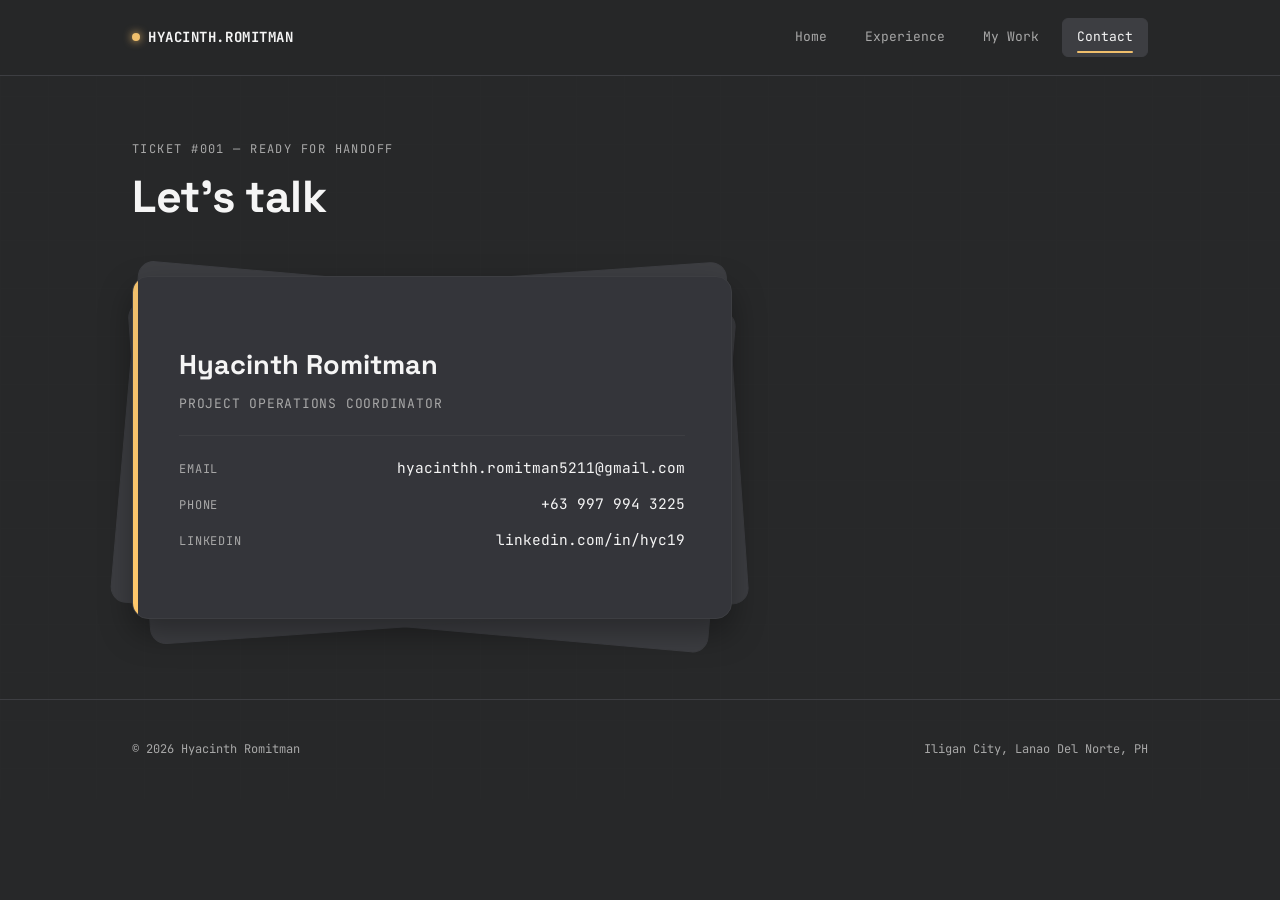
<file: contact.html>
<!DOCTYPE html>
<html lang="en">
<head>
<meta charset="UTF-8">
<meta name="viewport" content="width=device-width, initial-scale=1.0">
<title>Contact — Hyacinth Romitman Portfolio</title>
<meta property="og:title" content="Contact — Hyacinth Romitman Portfolio">
<meta property="og:description" content="Project operations coordinator moving into data analytics. Experience, tools, and personal projects.">
<meta property="og:type" content="website">
<meta name="twitter:card" content="summary">
<meta name="twitter:title" content="Contact — Hyacinth Romitman Portfolio">
<meta name="twitter:description" content="Project operations coordinator moving into data analytics. Experience, tools, and personal projects.">
<link rel="stylesheet" href="style.css">
</head>
<body>

<nav class="statusbar">
  <div class="statusbar-inner">
    <div class="brand"><span class="dot"></span>HYACINTH.ROMITMAN</div>
    <div class="navlinks">
      <a href="index.html">Home</a>
      <a href="experience.html">Experience</a>
      <a href="projects.html">My Work</a>
      <a href="contact.html" class="active">Contact</a>
    </div>
  </div>
</nav>

<main class="wrap">

  <section style="padding-top:64px;">
    <span class="eyebrow">TICKET #001 — READY FOR HANDOFF</span>
    <h1 style="font-size:clamp(2rem,4vw,2.8rem);">Let's talk</h1>

    <div class="card-stack">
      <div class="card-back card-back-2"></div>
      <div class="card-back card-back-1"></div>
      <div class="business-card" id="business-card">
        <div class="bc-name">Hyacinth Romitman</div>
        <div class="bc-title">Project Operations Coordinator</div>
        <div class="bc-divider"></div>
        <div class="bc-rows">
          <div class="bc-row">
            <span class="bc-label">Email</span>
            <a href="mailto:hyacinthh.romitman5211@gmail.com" class="bc-value">hyacinthh.romitman5211@gmail.com</a>
          </div>
          <div class="bc-row">
            <span class="bc-label">Phone</span>
            <a href="tel:+639979943225" class="bc-value">+63 997 994 3225</a>
          </div>
          <div class="bc-row">
            <span class="bc-label">LinkedIn</span>
            <a href="https://www.linkedin.com/in/hyc19" target="_blank" rel="noopener" class="bc-value">linkedin.com/in/hyc19</a>
          </div>
        </div>
      </div>
    </div>
  </section>

</main>

<footer>
  <div class="wrap">
    <span>© 2026 Hyacinth Romitman</span>
    <span>Iligan City, Lanao Del Norte, PH</span>
  </div>
</footer>

<script src="interactions.js"></script>

</body>
</html>
</file>
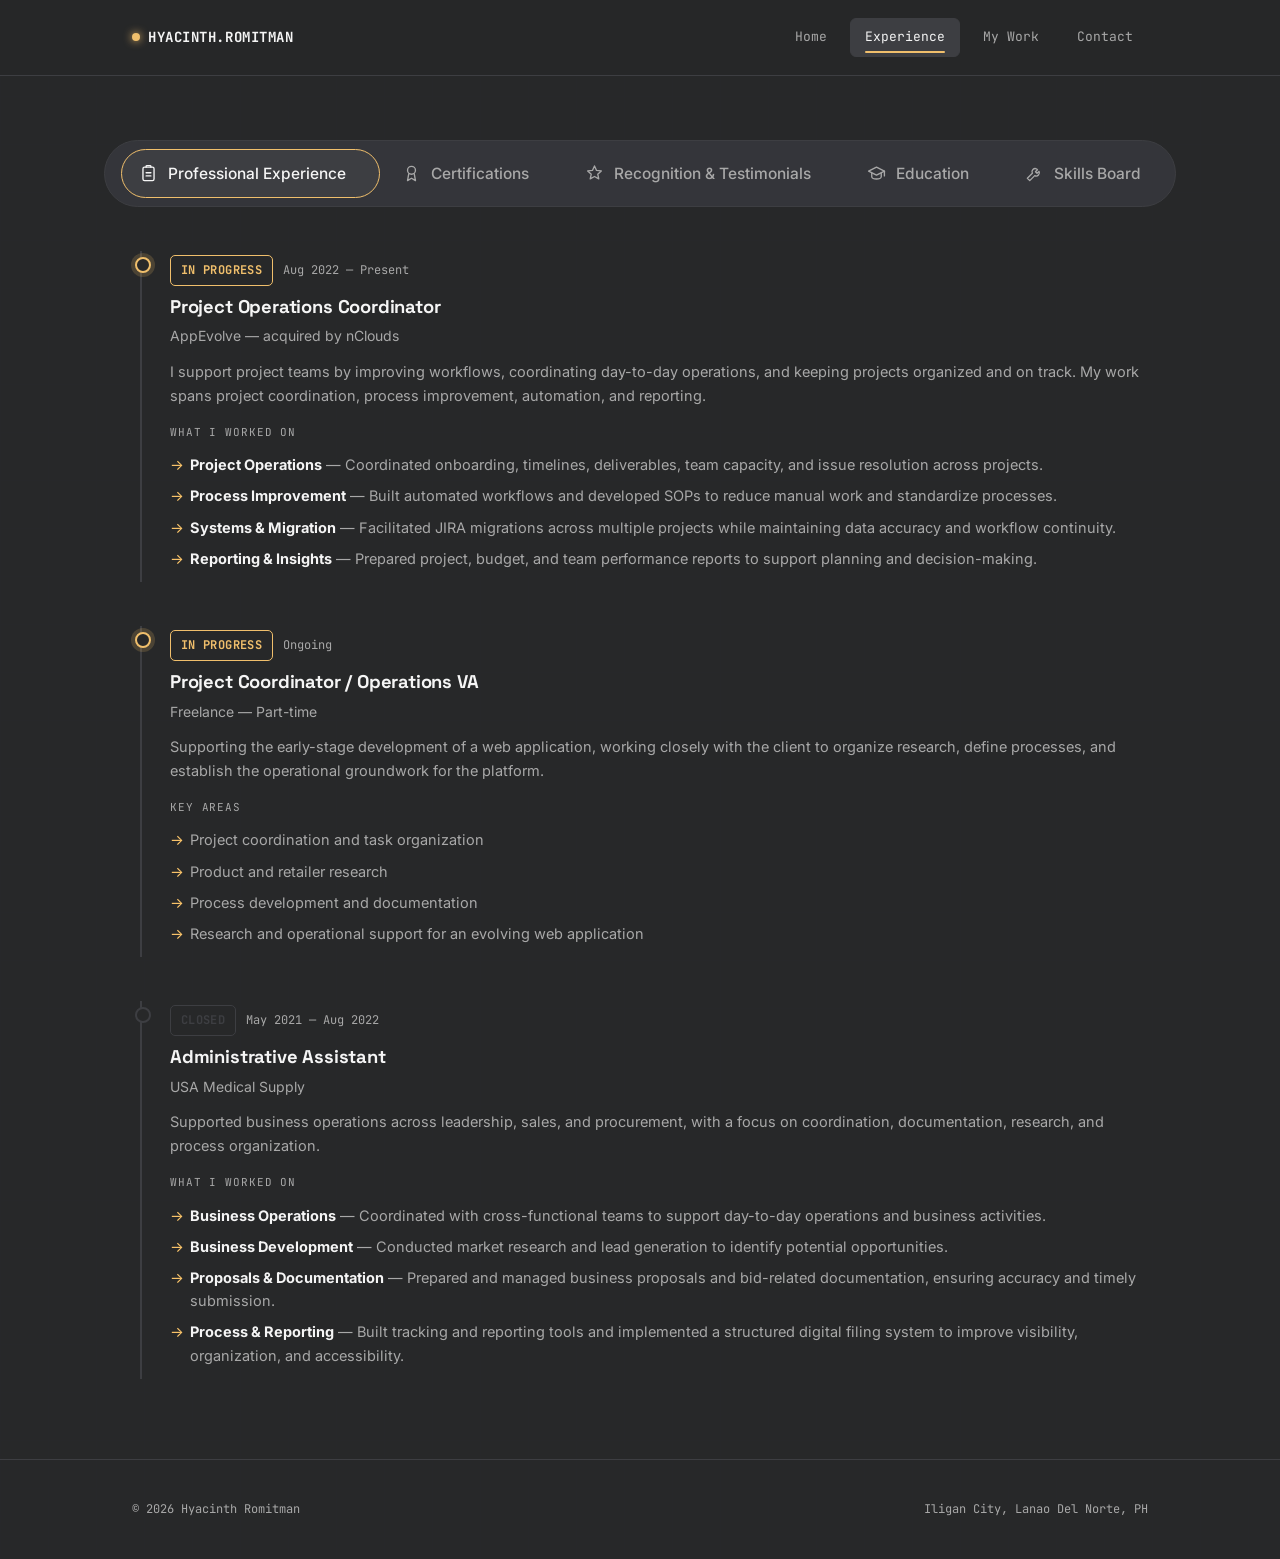
<file: experience.html>
<!DOCTYPE html>
<html lang="en">
<head>
<meta charset="UTF-8">
<meta name="viewport" content="width=device-width, initial-scale=1.0">
<title>Experience — Hyacinth Romitman Portfolio</title>
<meta property="og:title" content="Experience — Hyacinth Romitman Portfolio">
<meta property="og:description" content="Project operations coordinator moving into data analytics. Experience, tools, and personal projects.">
<meta property="og:type" content="website">
<meta name="twitter:card" content="summary">
<meta name="twitter:title" content="Experience — Hyacinth Romitman Portfolio">
<meta name="twitter:description" content="Project operations coordinator moving into data analytics. Experience, tools, and personal projects.">
<link rel="stylesheet" href="style.css">
</head>
<body>

<nav class="statusbar">
  <div class="statusbar-inner">
    <div class="brand"><span class="dot"></span>HYACINTH.ROMITMAN</div>
    <div class="navlinks">
      <a href="index.html">Home</a>
      <a href="experience.html" class="active">Experience</a>
      <a href="projects.html">My Work</a>
      <a href="contact.html">Contact</a>
    </div>
  </div>
</nav>

<main class="wrap wrap-wide">

  <section style="padding-top:64px;">
    <div class="exp-tabs-wrap">
      <div class="exp-tabs" id="exp-tabs" role="tablist">
        <div class="exp-tab-highlight" id="exp-tab-highlight"></div>

        <button class="exp-tab active" data-index="0" role="tab" aria-selected="true" id="tab-0" aria-controls="panel-0">
          <svg viewBox="0 0 24 24" fill="none" stroke="currentColor" stroke-width="1.7" stroke-linecap="round" stroke-linejoin="round"><rect x="5" y="4" width="14" height="17" rx="2"/><path d="M9 4V3a1 1 0 011-1h4a1 1 0 011 1v1"/><path d="M9 11h6M9 15h6"/></svg>
          <span>Professional Experience</span>
        </button>

        <button class="exp-tab" data-index="1" role="tab" aria-selected="false" id="tab-1" aria-controls="panel-1">
          <svg viewBox="0 0 24 24" fill="none" stroke="currentColor" stroke-width="1.7" stroke-linecap="round" stroke-linejoin="round"><circle cx="12" cy="8" r="5"/><path d="M8.5 12.5L7 21l5-3 5 3-1.5-8.5"/></svg>
          <span>Certifications</span>
        </button>

        <button class="exp-tab" data-index="2" role="tab" aria-selected="false" id="tab-2" aria-controls="panel-2">
          <svg viewBox="0 0 24 24" fill="none" stroke="currentColor" stroke-width="1.7" stroke-linejoin="round"><path d="M12 2.5l2.6 5.6 6 .6-4.5 4.1 1.3 6-5.4-3-5.4 3 1.3-6-4.5-4.1 6-.6z"/></svg>
          <span>Recognition &amp; Testimonials</span>
        </button>

        <button class="exp-tab" data-index="3" role="tab" aria-selected="false" id="tab-3" aria-controls="panel-3">
          <svg viewBox="0 0 24 24" fill="none" stroke="currentColor" stroke-width="1.7" stroke-linecap="round" stroke-linejoin="round"><path d="M2 9l10-5 10 5-10 5-10-5z"/><path d="M6 11.5V16c0 1.5 2.7 3 6 3s6-1.5 6-3v-4.5"/><path d="M22 9v6"/></svg>
          <span>Education</span>
        </button>

        <button class="exp-tab" data-index="4" role="tab" aria-selected="false" id="tab-4" aria-controls="panel-4">
          <svg viewBox="0 0 24 24" fill="none" stroke="currentColor" stroke-width="1.7" stroke-linecap="round" stroke-linejoin="round"><path d="M14.7 6.3a4 4 0 00-5.4 5.4L3 18l3 3 6.3-6.3a4 4 0 005.4-5.4l-2.5 2.5-2-2 2.5-2.5z"/></svg>
          <span>Skills Board</span>
        </button>
      </div>
    </div>

    <div class="exp-panels" id="exp-panels">

      <!-- Panel 0: Professional Experience -->
      <div class="exp-panel active" data-index="0" role="tabpanel" id="panel-0" aria-labelledby="tab-0">

        <div class="job current">
          <div class="job-meta">
            <span class="chip teal">In Progress</span>
            <span>Aug 2022 — Present</span>
          </div>
          <h3>Project Operations Coordinator</h3>
          <div class="role">AppEvolve <span style="color:var(--muted); font-weight:400;">— acquired by nClouds</span></div>
          <p style="margin:12px 0 16px;">
            I support project teams by improving workflows, coordinating day-to-day
            operations, and keeping projects organized and on track. My work spans
            project coordination, process improvement, automation, and reporting.
          </p>
          <div class="job-subhead">What I worked on</div>
          <ul>
            <li><strong>Project Operations</strong> — Coordinated onboarding, timelines, deliverables, team capacity, and issue resolution across projects.</li>
            <li><strong>Process Improvement</strong> — Built automated workflows and developed SOPs to reduce manual work and standardize processes.</li>
            <li><strong>Systems &amp; Migration</strong> — Facilitated JIRA migrations across multiple projects while maintaining data accuracy and workflow continuity.</li>
            <li><strong>Reporting &amp; Insights</strong> — Prepared project, budget, and team performance reports to support planning and decision-making.</li>
          </ul>
        </div>

        <div class="job current">
          <div class="job-meta">
            <span class="chip teal">In Progress</span>
            <span>Ongoing</span>
          </div>
          <h3>Project Coordinator / Operations VA</h3>
          <div class="role">Freelance <span style="color:var(--muted); font-weight:400;">— Part-time</span></div>
          <p style="margin:12px 0 16px;">
            Supporting the early-stage development of a web application,
            working closely with the client to organize research, define
            processes, and establish the operational groundwork for the
            platform.
          </p>
          <div class="job-subhead">Key Areas</div>
          <ul>
            <li>Project coordination and task organization</li>
            <li>Product and retailer research</li>
            <li>Process development and documentation</li>
            <li>Research and operational support for an evolving web application</li>
          </ul>
        </div>

        <div class="job">
          <div class="job-meta">
            <span class="chip coral">Closed</span>
            <span>May 2021 — Aug 2022</span>
          </div>
          <h3>Administrative Assistant</h3>
          <div class="role">USA Medical Supply</div>
          <p style="margin:12px 0 16px;">
            Supported business operations across leadership, sales, and procurement,
            with a focus on coordination, documentation, research, and process
            organization.
          </p>
          <div class="job-subhead">What I worked on</div>
          <ul>
            <li><strong>Business Operations</strong> — Coordinated with cross-functional teams to support day-to-day operations and business activities.</li>
            <li><strong>Business Development</strong> — Conducted market research and lead generation to identify potential opportunities.</li>
            <li><strong>Proposals &amp; Documentation</strong> — Prepared and managed business proposals and bid-related documentation, ensuring accuracy and timely submission.</li>
            <li><strong>Process &amp; Reporting</strong> — Built tracking and reporting tools and implemented a structured digital filing system to improve visibility, organization, and accessibility.</li>
          </ul>
        </div>

      </div>

      <!-- Panel 1: Certifications -->
      <div class="exp-panel" data-index="1" role="tabpanel" id="panel-1" aria-labelledby="tab-1">
        <div class="cert-layout">

          <div class="cert-scroll" id="cert-scroll">

            <div class="cert-entry" id="cert-entry-0">
              <img class="cert-image" src="cert-data-analytics.png" alt="Data Analytics Bootcamp certificate">
              <h3>Data Analytics Bootcamp</h3>
              <div class="role">Eskwelabs — Oct 2025 – Dec 2025</div>
              <p style="margin-top:12px;">
                An intensive, project-based program covering Power BI, Tableau, SQL, and
                AI-assisted Python. Built interactive dashboards and visualizations,
                practiced data cleaning and exploratory analysis on real datasets, and
                applied data storytelling principles to turn findings into actionable
                recommendations — working in sprint-based, team-driven projects throughout.
              </p>
              <a href="data-analytics-bootcamp-certificate.pdf" target="_blank" rel="noopener" class="btn ghost cert-btn" style="margin-top:16px;">View full certificate →</a>
            </div>

            <div class="cert-entry" id="cert-entry-1">
              <img class="cert-image" src="cert-jira.png" alt="JIRA Software Administrator certificate">
              <h3>JIRA Software Administrator</h3>
              <div class="role">Udemy — Feb 2023</div>
              <p style="margin-top:12px;">
                Covered JIRA administration fundamentals — configuring projects,
                workflows, permission schemes, and boards. Built the technical
                foundation later applied on the job to lead real JIRA migrations
                for multiple client projects.
              </p>
              <a href="jira-software-administrator-certificate.pdf" target="_blank" rel="noopener" class="btn ghost cert-btn" style="margin-top:16px;">View full certificate →</a>
            </div>

          </div>

          <nav class="cert-nav" id="cert-nav" aria-label="Certifications on this page">
            <span class="cert-nav-label">On this page</span>
            <a href="#cert-entry-0" class="cert-nav-link active" data-target="cert-entry-0">
              <span class="cert-nav-title">Data Analytics Bootcamp</span>
              <span class="cert-nav-date">Eskwelabs — 2025</span>
            </a>
            <a href="#cert-entry-1" class="cert-nav-link" data-target="cert-entry-1">
              <span class="cert-nav-title">JIRA Software Administrator</span>
              <span class="cert-nav-date">Udemy — 2023</span>
            </a>
          </nav>

        </div>
      </div>

      <!-- Panel 2: Recognition & Testimonials -->
      <div class="exp-panel" data-index="2" role="tabpanel" id="panel-2" aria-labelledby="tab-2">
        <div class="cert-layout">

          <div class="cert-scroll" id="rt-scroll">

            <div class="cert-entry" id="rt-entry-0">
              <img class="cert-image" src="cultural-icon-award.png" alt="Cultural Icon Award certificate">
              <h3>Cultural Icon Award — Collaboration &amp; Team Spirit</h3>
              <div class="role">nClouds — presented for work under AppEvolve</div>
              <p style="margin-top:12px;">
                Recognized for exemplifying collaboration and strong team spirit.
              </p>
              <a href="cultural-icon-award.png" target="_blank" rel="noopener" class="btn ghost cert-btn" style="margin-top:16px;">View full award →</a>
            </div>

            <div class="cert-entry" id="rt-entry-1">
              <div class="testimonial-card" style="margin-bottom:0;">
                <div class="quote-mark">"</div>
                <p class="testimonial-text">I would like to nominate Cinth, our Project Operations
                Coordinator from the Admin Team. Though naturally quiet and reserved, she
                consistently demonstrates exceptional productivity, reliability, and
                professionalism. She is always willing to lend a helping hand, openly
                shares her knowledge, and never hesitates to support her teammates
                whenever needed. Her visibility, responsiveness, and collaborative
                spirit make her an invaluable part of the team. Cinth proves that
                leadership and impact don't always come from the loudest voices, but
                from consistent actions and genuine dedication. Kudos to her for being
                such a dependable and supportive colleague.</p>
                <div class="testimonial-attr">
                  <strong>Venus Viajedor</strong>
                  <span>Contract Manager · Cultural Icon Award nomination</span>
                </div>
              </div>
            </div>

            <div class="cert-entry" id="rt-entry-2">
              <div class="testimonial-card" style="margin-bottom:0;">
                <div class="quote-mark">"</div>
                <p class="testimonial-text">Thank you for leading the team and making
                sure we had progress before the next session. All the best, Yang!</p>
                <div class="testimonial-attr">
                  <strong>Angelo Dacasin</strong>
                  <span>Software Engineer, GCash · Eskwelabs Mentor</span>
                </div>
              </div>
            </div>

          </div>

          <nav class="cert-nav" id="rt-nav" aria-label="Recognition and testimonials on this page">
            <span class="cert-nav-label">On this page</span>
            <a href="#rt-entry-0" class="cert-nav-link active" data-target="rt-entry-0">
              <span class="cert-nav-title">Cultural Icon Award</span>
              <span class="cert-nav-date">nClouds</span>
            </a>
            <a href="#rt-entry-1" class="cert-nav-link" data-target="rt-entry-1">
              <span class="cert-nav-title">Venus Viajedor</span>
              <span class="cert-nav-date">Contract Manager</span>
            </a>
            <a href="#rt-entry-2" class="cert-nav-link" data-target="rt-entry-2">
              <span class="cert-nav-title">Angelo Dacasin</span>
              <span class="cert-nav-date">Eskwelabs Mentor</span>
            </a>
          </nav>

        </div>
      </div>

      <!-- Panel 3: Education -->
      <div class="exp-panel" data-index="3" role="tabpanel" id="panel-3" aria-labelledby="tab-3">
        <div class="card" style="max-width:520px;">
          <h3>B.S. Psychology</h3>
          <p style="margin-top:8px;">Mindanao State University — Iligan Institute of Technology</p>
        </div>
      </div>

      <!-- Panel 4: Skills Board -->
      <div class="exp-panel" data-index="4" role="tabpanel" id="panel-4" aria-labelledby="tab-4">

        <div class="skillset">
          <span class="label">Project Coordination</span>
          <div class="skills">
            <span class="skill">JIRA</span><span class="skill">Notion</span>
            <span class="skill">Google Workspace</span><span class="skill">Salesforce</span>
          </div>
        </div>

        <div class="skillset">
          <span class="label">Data Analytics</span>
          <div class="skills">
            <span class="skill">BigQuery</span><span class="skill">Tableau</span>
            <span class="skill">Power BI</span><span class="skill">SQL</span>
          </div>
        </div>

        <div class="skillset">
          <span class="label">AI Tools &amp; Workflow Automation</span>
          <div class="skills">
            <span class="skill">n8n</span><span class="skill">ChatGPT</span><span class="skill">Claude</span>
          </div>
        </div>

        <div class="skillset">
          <span class="label">General</span>
          <div class="skills">
            <span class="skill">Canva</span><span class="skill">Slack</span><span class="skill">Zoom</span>
          </div>
        </div>

        <div class="skillset" style="margin-bottom:0;">
          <span class="label">Operational</span>
          <div class="skills">
            <span class="skill">Project Coordination</span>
            <span class="skill">Cross-functional Collaboration</span>
            <span class="skill">Stakeholder Communication</span>
            <span class="skill">Process Documentation</span>
            <span class="skill">Operational Reporting</span>
          </div>
        </div>

      </div>

    </div>
  </section>

</main>

<footer>
  <div class="wrap">
    <span>© 2026 Hyacinth Romitman</span>
    <span>Iligan City, Lanao Del Norte, PH</span>
  </div>
</footer>

<script src="interactions.js"></script>
<script src="experience-stack.js"></script>

</body>
</html>
</file>
<file: style.css>
/* ===================================================================
   HYACINTH ROMITMAN — PORTFOLIO
   Design concept: her world is ticket boards, sprints, and status
   reports — so the site borrows that language. Every section is
   framed like a ticket ("card"), status chips replace generic tags,
   and the palette is bold enough to read as a dashboard, not a resume.
=================================================================== */

@import url('https://fonts.googleapis.com/css2?family=Space+Grotesk:wght@500;600;700&family=Inter:wght@400;500;600&family=JetBrains+Mono:wght@500;700&display=swap');

:root{
  --bg:        #272829;
  --bg-alt:    #3D3E42;
  --card:      #34353A;
  --ink:       #F5F5F5;
  --muted:     #A8A8A8;
  --coral:     #3D3E42;
  --yellow:    #FFC86B;
  --teal:      #F0BF6C;
  --line:      #3D3E42;

  --display: 'Space Grotesk', sans-serif;
  --body:    'Inter', sans-serif;
  --mono:    'JetBrains Mono', monospace;
}

*{ box-sizing:border-box; margin:0; padding:0; }

html{ scroll-behavior:smooth; }

body{
  background:var(--bg);
  color:var(--ink);
  font-family:var(--body);
  line-height:1.6;
  -webkit-font-smoothing:antialiased;
}

/* subtle grid texture, like graph paper under a dashboard */
body::before{
  content:'';
  position:fixed; inset:0;
  background-image:
    linear-gradient(var(--line) 1px, transparent 1px),
    linear-gradient(90deg, var(--line) 1px, transparent 1px);
  background-size:48px 48px;
  opacity:0.06;
  pointer-events:none;
  z-index:0;
}

a{ color:inherit; text-decoration:none; }

img{ max-width:100%; display:block; }

.wrap{
  max-width:1080px;
  margin:0 auto;
  padding:0 32px;
  position:relative;
  z-index:1;
}
.wrap-wide{ max-width:1600px; }

/* ---------- STATUS BAR / NAV ---------- */
.statusbar{
  position:sticky; top:0; z-index:50;
  background:rgba(39,40,41,0.92);
  backdrop-filter:blur(8px);
  border-bottom:1px solid var(--line);
}
.statusbar-inner{
  max-width:1080px; margin:0 auto; padding:18px 32px;
  display:flex; align-items:center; justify-content:space-between;
  gap:24px; flex-wrap:wrap;
}
.brand{
  font-family:var(--mono); font-weight:700; font-size:14px;
  letter-spacing:0.04em; color:var(--ink);
  display:flex; align-items:center; gap:8px;
}
.brand .dot{
  width:8px; height:8px; border-radius:50%;
  background:var(--teal);
  box-shadow:0 0 8px var(--teal);
  animation:pulse 2s ease-in-out infinite;
}
@keyframes pulse{ 0%,100%{opacity:1;} 50%{opacity:0.4;} }

.navlinks{ display:flex; gap:8px; font-family:var(--mono); font-size:13px; }
.navlinks a{
  position:relative;
  padding:8px 14px; border-radius:6px;
  color:var(--muted);
  border:1px solid transparent;
  transition:all .15s ease;
}
.navlinks a:hover, .navlinks a.active{
  color:var(--ink); border-color:var(--line); background:var(--bg-alt);
}
.navlinks a::after{
  content:'';
  position:absolute; left:14px; right:14px; bottom:3px; height:2px;
  background:var(--teal); border-radius:2px;
  transform:scaleX(0); transform-origin:left;
  transition:transform .25s cubic-bezier(.34,1.56,.64,1);
}
.navlinks a:hover::after, .navlinks a.active::after{ transform:scaleX(1); }

/* ---------- TICKET CHIP (status labels) ---------- */
/* ---------- HOME PAGE: SNAP-SCROLL CAROUSEL SHELL ---------- */
body.home-page{ height:100vh; height:100dvh; overflow:hidden; }

.home-carousel{
  position:relative;
  height:calc(100vh - var(--nav-h, 65px));
  height:calc(100dvh - var(--nav-h, 65px));
  overflow:hidden;
}
.home-track{
  height:100%;
  transition:transform .6s cubic-bezier(.65,0,.35,1);
}
.home-slide{
  height:calc(100vh - var(--nav-h, 65px));
  height:calc(100dvh - var(--nav-h, 65px));
}
.home-slide-inner{
  width:100%; height:100%;
  overflow-y:auto; -webkit-overflow-scrolling:touch;
  display:flex; align-items:center; justify-content:center;
  padding:40px 32px;
}
.home-slide-inner::-webkit-scrollbar{ width:6px; }
.home-slide-inner::-webkit-scrollbar-thumb{ background:var(--line); border-radius:3px; }

.about-content{ max-width:900px; }
.about-heading{
  font-size:clamp(2.8rem, 7vw, 5rem);
  line-height:1;
  margin-bottom:28px;
}
.about-lead{
  font-size:clamp(1.15rem, 2.2vw, 1.5rem);
  line-height:1.7;
  max-width:38ch;
  color:var(--ink);
}

.home-footer{
  margin-top:56px; padding-top:24px; border-top:1px solid var(--line);
  display:flex; justify-content:space-between; flex-wrap:wrap; gap:10px;
  font-family:var(--mono); font-size:12px; color:var(--muted);
  max-width:60ch;
}

.home-nav{
  position:fixed; right:28px; top:50%; transform:translateY(-50%);
  z-index:60;
  display:flex; flex-direction:column; align-items:center; gap:14px;
}
.home-arrow{
  width:34px; height:34px; border-radius:50%;
  background:var(--card); border:1px solid var(--line); color:var(--ink);
  font-size:12px; cursor:pointer;
  display:flex; align-items:center; justify-content:center;
  transition:border-color .15s ease, color .15s ease, transform .15s ease;
}
.home-arrow:hover{ border-color:var(--teal); color:var(--teal); }
.home-arrow:active{ transform:scale(0.92); }
.home-arrow:disabled{ opacity:0.3; cursor:default; }
.home-arrow:disabled:hover{ border-color:var(--line); color:var(--ink); }

.home-dots{ display:flex; flex-direction:column; gap:10px; padding:6px 0; }
.home-dot{
  width:8px; height:8px; border-radius:50%;
  background:var(--line); cursor:pointer;
  transition:background .15s ease, transform .15s ease;
}
.home-dot:hover{ transform:scale(1.25); }
.home-dot.active{ background:var(--teal); transform:scale(1.3); }

@media (max-width:760px){
  .home-nav{ right:14px; gap:10px; }
  .home-arrow{ width:28px; height:28px; font-size:10px; }
}

/* ---------- HOME HERO: ILLUSTRATION + LOADING BAR + REVEAL ---------- */
.hero-stage{ text-align:center; }

.hero-illo-wrap{
  position:relative;
  width:380px; max-width:82vw;
  aspect-ratio:1/1.02;
  margin:0 auto;
}
.illo{
  position:absolute; inset:0; width:100%; height:100%;
  transition:opacity .5s ease, transform .5s ease;
}
.illo-a{ opacity:1; transform:translateY(0) scale(1); }
.illo-b{ opacity:0; transform:translateY(-10px) scale(0.97); }
.hero-illo-wrap.stood .illo-a{ opacity:0; transform:translateY(10px) scale(0.97); }
.hero-illo-wrap.stood .illo-b{ opacity:1; transform:translateY(0) scale(1); }

/* each top-level piece of the active illustration fades/slides in with a
   stagger while the loading bar fills — see hero-animation.js */
.illo-piece{
  opacity:0; transform:translateY(18px);
  transition:opacity .55s ease, transform .55s ease;
}
.illo-piece.in{ opacity:1; transform:translateY(0); }

.hero-loading-wrap{
  position:absolute; left:50%; bottom:-46px; transform:translateX(-50%);
  width:200px;
  opacity:1; transition:opacity .4s ease;
}
.hero-loading-wrap.done{ opacity:0; }
.hero-loading-bar-track{
  width:100%; height:3px; border-radius:2px;
  background:var(--line); overflow:hidden;
}
.hero-loading-bar{
  width:0%; height:100%; border-radius:2px;
  background:var(--teal);
}
.hero-loading{
  margin-top:10px;
  font-family:var(--mono); font-size:12px; color:var(--muted);
  text-align:center; letter-spacing:0.05em;
  display:flex; justify-content:center; gap:6px;
}

.hero-reveal{
  opacity:0; transform:translateY(14px);
  transition:opacity .6s ease, transform .6s ease;
}
.hero-reveal.visible{ opacity:1; transform:translateY(0); }
.hero-reveal h1{ font-size:clamp(2rem, 4.5vw, 3rem); }

.hero-links{
  display:flex; gap:14px; justify-content:center; flex-wrap:wrap;
  margin-top:28px;
}
.hero-links a{
  font-family:var(--mono); font-size:13px; text-transform:uppercase;
  letter-spacing:0.05em; color:var(--teal);
  border:1px solid var(--teal); padding:12px 24px; border-radius:8px;
  text-decoration:none;
  animation:heroGlow 2.4s ease-in-out infinite;
  transition:color .2s ease, transform .2s ease;
}
.hero-links a:hover{ color:var(--yellow); transform:translateY(-2px); }
@keyframes heroGlow{
  0%, 100%{ box-shadow:0 0 6px rgba(240,191,108,0.25), 0 0 0 rgba(240,191,108,0); }
  50%{ box-shadow:0 0 18px rgba(240,191,108,0.55), 0 0 5px rgba(240,191,108,0.3); }
}

/* status chips in the hero read as calm/neutral info, not action items,
   so they stay muted instead of competing with the glowing buttons above */
.hero-reveal .chip.teal, .hero-reveal .chip.yellow{
  color:var(--muted); border-color:var(--line);
}

@media (max-width:600px){
  .hero-illo-wrap{ width:280px; }
}

.chip{
  display:inline-flex; align-items:center; gap:6px;
  font-family:var(--mono); font-size:12px; font-weight:700;
  letter-spacing:0.03em; text-transform:uppercase;
  padding:5px 10px; border-radius:5px;
  border:1px solid currentColor;
}
.chip.coral{ color:var(--coral); }
.chip.yellow{ color:var(--yellow); }
.chip.teal{ color:var(--teal); }

/* ---------- HERO TICKET STUB ---------- */
.ticket{
  position:relative;
  background:var(--card);
  border:1px solid var(--line);
  border-radius:16px;
  padding:48px;
  overflow:hidden;
  --mx:50%; --my:50%;
}
.ticket::before{
  content:'';
  position:absolute; left:0; top:0; bottom:0; width:6px;
  background:linear-gradient(180deg, var(--teal), var(--yellow), var(--teal));
  background-size:100% 240%;
  animation:shimmerStripe 7s ease-in-out infinite;
}
@keyframes shimmerStripe{
  0%,100%{ background-position:0% 0%; }
  50%{ background-position:0% 100%; }
}
.ticket::after{
  content:'';
  position:absolute; inset:0;
  background:radial-gradient(circle at var(--mx) var(--my), rgba(240,191,108,0.16), transparent 55%);
  opacity:0; transition:opacity .3s ease;
  pointer-events:none;
}
.ticket:hover::after{ opacity:1; }

/* ---------- CONTACT: BUSINESS CARD ---------- */
.card-stack{
  position:relative;
  width:600px; max-width:92vw;
  aspect-ratio:1.75/1;
  margin-top:56px;
  perspective:900px;
}
.card-back{
  position:absolute; inset:0;
  background:var(--bg-alt); border:1px solid var(--line);
  border-radius:16px;
}
.card-back-1{ transform:rotate(-4deg) translate(6px, 6px); z-index:1; }
.card-back-2{ transform:rotate(5deg) translate(-8px, 10px); z-index:0; }

.business-card{
  position:relative; z-index:2;
  width:100%; height:100%;
  background:var(--card); border:1px solid var(--line); border-radius:16px;
  padding:38px 46px;
  overflow:hidden;
  box-shadow:0 14px 32px rgba(0,0,0,0.35);
  transform-style:preserve-3d; will-change:transform;
  transition:transform .12s ease-out, box-shadow .2s ease;
  display:flex; flex-direction:column; justify-content:center;
}
.business-card:hover{ box-shadow:0 26px 50px rgba(0,0,0,0.5); }
.business-card::before{
  content:'';
  position:absolute; left:0; top:0; bottom:0; width:5px;
  background:linear-gradient(180deg, var(--teal), var(--yellow));
}
.bc-name{ font-family:var(--display); font-weight:700; font-size:1.7rem; color:var(--ink); }
.bc-title{
  font-family:var(--mono); font-size:13px; color:var(--muted);
  text-transform:uppercase; letter-spacing:0.06em; margin-top:7px;
}
.bc-divider{ height:1px; background:var(--line); margin:20px 0; }
.bc-rows{ display:flex; flex-direction:column; gap:13px; }
.bc-row{
  display:flex; justify-content:space-between; align-items:baseline;
  gap:14px; flex-wrap:wrap;
}
.bc-label{
  font-family:var(--mono); font-size:12px; color:var(--muted);
  text-transform:uppercase; letter-spacing:0.07em; flex-shrink:0;
}
.bc-value{
  font-family:var(--mono); font-size:14.5px; color:var(--ink);
  text-decoration:none; text-align:right; word-break:break-word;
  transition:color .2s ease;
}
.bc-value:hover{ color:var(--teal); }

@media (max-width:480px){
  .card-stack{ aspect-ratio:auto; height:auto; }
  .business-card{ height:auto; min-height:210px; padding:22px; }
  .bc-row{ flex-direction:column; align-items:flex-start; gap:2px; }
  .bc-value{ text-align:left; }
}

/* perforated divider, echoes a ticket stub tear-line */
.perf{
  border:none;
  border-top:2px dashed var(--line);
  margin:40px 0;
}

/* ---------- HEADINGS ---------- */
h1,h2,h3{ font-family:var(--display); font-weight:700; letter-spacing:-0.01em; }
h1{ font-size:clamp(2.4rem, 5vw, 3.6rem); line-height:1.05; }
h2{ font-size:clamp(1.6rem, 3vw, 2.2rem); margin-bottom:20px; }
h3{ font-size:1.15rem; }

.eyebrow{
  font-family:var(--mono); font-size:12px; color:var(--muted);
  text-transform:uppercase; letter-spacing:0.12em; margin-bottom:14px;
  display:block;
}

p{ color:var(--muted); }
.lead{ font-size:1.15rem; color:var(--ink); max-width:60ch; }

section{ padding:80px 0; position:relative; z-index:1; }

/* ---------- BUTTONS ---------- */
.btn{
  display:inline-flex; align-items:center; gap:8px;
  font-family:var(--mono); font-weight:700; font-size:13px;
  text-transform:uppercase; letter-spacing:0.04em;
  padding:14px 22px; border-radius:8px;
  border:1px solid var(--teal); color:var(--bg);
  background:var(--yellow);
  transition:transform .15s ease, box-shadow .15s ease;
}
.btn:hover{ transform:translateY(-2px); box-shadow:0 8px 20px rgba(255,200,107,0.3); }
.btn.ghost{
  background:transparent; color:var(--ink); border-color:var(--line);
}
.btn.ghost:hover{ border-color:var(--teal); color:var(--teal); box-shadow:none; }

/* ---------- CARDS GRID ---------- */
.grid{ display:grid; gap:24px; }
.grid-2{ grid-template-columns:repeat(2, 1fr); }
.grid-3{ grid-template-columns:repeat(3, 1fr); }

.card{
  background:var(--card);
  border:1px solid var(--line);
  border-radius:14px;
  padding:28px;
  transition:border-color .2s ease, transform .35s cubic-bezier(.34,1.56,.64,1);
}
.card:hover{ border-color:var(--teal); transform:translateY(-4px); }

/* ---------- EXPERIENCE TIMELINE ---------- */
.job{
  border-left:2px solid var(--line);
  padding:4px 0 4px 28px;
  position:relative;
  margin-bottom:44px;
}
.job:last-child{ margin-bottom:0; }
.job::before{
  content:'';
  position:absolute; left:-7px; top:6px;
  width:12px; height:12px; border-radius:50%;
  background:var(--bg); border:2px solid var(--coral);
}
.job.current::before{ border-color:var(--teal); box-shadow:0 0 0 4px rgba(240,191,108,0.18); }
.job-meta{
  font-family:var(--mono); font-size:12px; color:var(--muted);
  margin-bottom:6px; display:flex; gap:10px; flex-wrap:wrap; align-items:center;
}
.job h3{ margin-bottom:4px; }
.job .role{ color:var(--muted); font-size:14px; margin-bottom:12px; }
.job ul{ list-style:none; }
.job li{
  color:var(--muted); font-size:14.5px; padding-left:20px; position:relative; margin-bottom:8px;
}
.job li::before{
  content:'→'; position:absolute; left:0; color:var(--yellow);
}
.job li strong{ color:var(--ink); font-weight:700; }
.job p{ color:var(--muted); font-size:14.5px; line-height:1.65; }
.job-subhead{
  font-family:var(--mono); font-size:11px; color:var(--muted);
  text-transform:uppercase; letter-spacing:0.08em; margin-bottom:12px;
}

/* ---------- SKILL CHIPS ---------- */
.skillset{ margin-bottom:28px; }
.skillset .label{
  font-family:var(--mono); font-size:12px; color:var(--muted);
  text-transform:uppercase; letter-spacing:0.08em; margin-bottom:12px; display:block;
}
.skills{ display:flex; flex-wrap:wrap; gap:10px; }
.skill{
  font-family:var(--mono); font-size:13px;
  padding:8px 14px; border-radius:7px;
  background:var(--bg-alt); border:1px solid var(--line);
  color:var(--ink);
}

/* ---------- CERTIFICATION CARD ---------- */
.cert-card{
  background:var(--card); border:1px solid var(--line); border-radius:14px;
  padding:28px; margin-bottom:20px;
}
.cert-head{
  display:flex; justify-content:space-between; align-items:flex-start;
  gap:16px; flex-wrap:wrap;
}
.cert-btn:disabled{
  opacity:0.4; cursor:not-allowed;
}
.cert-btn:disabled:hover{ border-color:var(--line); color:var(--ink); }

/* ---------- TESTIMONIAL CARD ---------- */
.testimonial-grid{
  display:grid; grid-template-columns:repeat(2, 1fr); gap:24px;
}
.testimonial-card{
  background:var(--card); border:1px solid var(--line); border-radius:16px;
  padding:32px; position:relative;
}
.quote-mark{
  font-family:var(--display); font-weight:700; font-size:64px; line-height:1;
  color:var(--teal); opacity:0.55; margin-bottom:-6px;
}
.testimonial-text{
  font-size:1.02rem; color:var(--ink); line-height:1.75; font-style:italic;
}
.testimonial-attr{
  margin-top:22px; display:flex; flex-direction:column; gap:3px;
}
.testimonial-attr strong{
  font-family:var(--display); font-size:14px; color:var(--ink); font-weight:700;
}
.testimonial-attr span{
  font-family:var(--mono); font-size:11px; color:var(--muted);
  text-transform:uppercase; letter-spacing:0.05em;
}

/* ---------- PROJECT TILES + MODAL ---------- */
.project-grid{
  display:grid; grid-template-columns:repeat(2, 1fr); gap:24px;
}
.project-tile{
  background:var(--card); border:1px solid var(--line); border-radius:16px;
  overflow:hidden; cursor:pointer;
  transition:border-color .2s ease, transform .35s cubic-bezier(.34,1.56,.64,1);
}
.project-tile:hover{ border-color:var(--teal); transform:translateY(-5px); }
.project-tile:hover .tile-thumb img{ transform:scale(1.05); }
.tile-thumb{
  aspect-ratio:16/9; overflow:hidden; background:var(--bg);
  display:flex; align-items:center; justify-content:center;
}
.tile-thumb img{ width:100%; height:100%; object-fit:cover; display:block; transition:transform .4s ease; }
.tile-thumb.icon{ padding:36px; }
.tile-thumb.icon img{
  width:auto; height:100%; max-width:60%; object-fit:contain;
  border-radius:22%;
}
.tile-placeholder{
  font-family:var(--display); font-weight:700; font-size:48px;
  color:var(--line); letter-spacing:0.05em;
}
.tile-body{ padding:22px; }

.project-head{
  display:flex; justify-content:space-between; align-items:flex-start;
  gap:16px; margin-bottom:16px; flex-wrap:wrap;
}
.project-head h3{ font-size:1.4rem; margin-bottom:6px; }
.stack{ display:flex; flex-wrap:wrap; gap:8px; margin-top:18px; }
.stack span{
  font-family:var(--mono); font-size:11.5px; color:var(--teal);
  border:1px solid var(--teal); padding:4px 9px; border-radius:5px;
}
.live-badge{
  font-family:var(--mono); font-size:11.5px; color:var(--yellow);
  border:1px solid var(--yellow); padding:4px 9px; border-radius:5px;
  display:inline-flex; align-items:center; gap:6px; flex-shrink:0;
}
.live-badge .dot{
  width:6px; height:6px; border-radius:50%; background:var(--yellow);
  animation:pulse 2s ease-in-out infinite;
}

.project-modal{
  display:none;
  position:fixed; inset:0; z-index:300;
  background:rgba(10,10,11,0.82);
  align-items:flex-start; justify-content:center;
  padding:60px 20px; overflow-y:auto;
}
.project-modal.active{ display:flex; }
.project-modal-panel{
  position:relative;
  background:var(--card); border:1px solid var(--line); border-radius:16px;
  max-width:820px; width:100%; padding:40px;
}
.project-modal-close{
  position:absolute; top:20px; right:20px;
  width:38px; height:38px; border-radius:50%;
  background:var(--bg-alt); border:1px solid var(--line); color:var(--ink);
  font-size:15px; cursor:pointer;
  display:flex; align-items:center; justify-content:center;
  transition:border-color .15s ease, color .15s ease;
}
.project-modal-close:hover{ border-color:var(--teal); color:var(--teal); }

@media (max-width:760px){
  .project-grid{ grid-template-columns:1fr; }
  .project-modal-panel{ padding:26px; }
  .testimonial-grid{ grid-template-columns:1fr; }
}

/* ---------- FOOTER ---------- */
footer{
  border-top:1px solid var(--line);
  padding:40px 0;
  font-family:var(--mono); font-size:12px; color:var(--muted);
}
footer .wrap{
  display:flex; justify-content:space-between; align-items:center; flex-wrap:wrap; gap:12px;
}

/* ---------- SCREENSHOT GALLERY (Off Duty) ---------- */
.shot-note{
  font-family:var(--mono); font-size:11px; color:var(--muted);
  margin:22px 0 14px; display:flex; align-items:center; gap:8px;
}
.shot-note .flag{ color:var(--yellow); }
.shot-grid{
  display:grid; grid-template-columns:1.3fr 1fr; gap:14px;
}
.shot-grid .wide{ grid-column:1 / -1; }
.shot{
  display:block; border-radius:10px; overflow:hidden;
  border:1px solid var(--line); background:var(--bg);
}
.shot img{ width:100%; display:block; cursor:zoom-in; transition:opacity .15s ease; }
.shot img:hover{ opacity:0.85; }
.shot-cap{
  font-family:var(--mono); font-size:11px; color:var(--muted);
  padding:8px 12px; border-top:1px solid var(--line);
}

@media (max-width:700px){
  .shot-grid{ grid-template-columns:1fr; }
}

/* ---------- SHOT HERO CAROUSEL (Off Duty screenshots) ---------- */
/* Material's "hero" carousel pattern: one large centered item, smaller
   items peeking on either side, sized continuously as you drag/scroll. */
.shot-hero-carousel{
  position:relative;
  margin-top:24px;
}
.shot-hero-track{
  display:flex; gap:0;
  overflow-x:auto;
  scroll-snap-type:x mandatory;
  scroll-behavior:smooth;
  -webkit-overflow-scrolling:touch;
  scrollbar-width:none; -ms-overflow-style:none;
  padding:20px calc(50% - 175px);
  cursor:grab;
}
.shot-hero-track::-webkit-scrollbar{ display:none; }
.shot-hero-track.dragging{ cursor:grabbing; scroll-snap-type:none; }

.shot-hero-card{
  flex-shrink:0; scroll-snap-align:center;
  width:350px;
  background:var(--card); border:1px solid var(--line); border-radius:14px;
  overflow:hidden;
  transform-origin:center bottom;
  transition:transform .12s linear, opacity .12s linear, border-color .3s ease;
}
.shot-hero-card:not(:first-child){ margin-left:-24px; }
.shot-hero-card.active{ border-color:var(--teal); }
.shot-hero-card img{
  width:100%; height:200px; object-fit:contain; background:var(--bg);
  display:block; cursor:zoom-in;
}
.shot-hero-cap{
  font-family:var(--mono); font-size:11.5px; color:var(--muted);
  padding:12px 16px 16px;
}

.shot-hero-arrow{
  position:absolute; top:50%; transform:translateY(-50%);
  width:38px; height:38px; border-radius:50%;
  background:var(--card); border:1px solid var(--line); color:var(--ink);
  font-size:20px; line-height:1; cursor:pointer;
  display:flex; align-items:center; justify-content:center;
  transition:border-color .15s ease, color .15s ease;
  z-index:10;
}
.shot-hero-arrow:hover{ border-color:var(--teal); color:var(--teal); }
.shot-hero-arrow.prev{ left:-6px; }
.shot-hero-arrow.next{ right:-6px; }

@media (max-width:700px){
  .shot-hero-track{ padding:20px calc(50% - 130px); }
  .shot-hero-card{ width:260px; }
  .shot-hero-card:not(:first-child){ margin-left:-16px; }
  .shot-hero-card img{ height:150px; }
  .shot-hero-arrow{ width:32px; height:32px; font-size:16px; }
}

/* ---------- LIGHTBOX ---------- */
.lightbox{
  display:none;
  position:fixed; inset:0; z-index:400;
  background:rgba(5,5,7,0.92);
  align-items:center; justify-content:center;
  padding:40px;
  cursor:zoom-out;
}
.lightbox.active{ display:flex; }
.lightbox img{
  max-width:100%; max-height:100%;
  border-radius:8px;
  border:1px solid var(--line);
  box-shadow:0 20px 60px rgba(0,0,0,0.5);
  cursor:default;
}
.lightbox-close{
  position:absolute; top:24px; right:28px;
  width:40px; height:40px; border-radius:50%;
  background:var(--card); border:1px solid var(--line); color:var(--ink);
  font-size:16px; cursor:pointer;
  display:flex; align-items:center; justify-content:center;
  transition:border-color .15s ease, color .15s ease;
}
.lightbox-close:hover{ border-color:var(--teal); color:var(--teal); }

@media (max-width:760px){
  .grid-2, .grid-3{ grid-template-columns:1fr; }
  .ticket{ padding:28px; }
  .statusbar-inner{ padding:14px 20px; }
  .wrap{ padding:0 20px; }
  section{ padding:56px 0; }
}

/* ---------- SCROLL REVEAL + LOAD MOTION ---------- */
/* Gated behind .js-ready (added by interactions.js) so content is fully
   visible by default if JS is ever unavailable — never hidden forever. */
.js-ready .reveal{
  opacity:0; transform:translateY(24px);
  transition:opacity .6s cubic-bezier(.16,1,.3,1), transform .6s cubic-bezier(.16,1,.3,1);
}
.js-ready .reveal.in-view{ opacity:1; transform:translateY(0); }

.js-ready .skillset .skill{
  opacity:0; transform:translateY(8px);
  transition:opacity .4s ease, transform .4s ease;
}
.js-ready .skillset.in-view .skill{ opacity:1; transform:translateY(0); }

body{ animation:pageFadeIn .5s ease both; }
@keyframes pageFadeIn{
  from{ opacity:0; transform:translateY(6px); }
  to{ opacity:1; transform:translateY(0); }
}

/* ---------- EXPERIENCE PAGE: TAB BAR ---------- */
.exp-tabs-wrap{
  display:flex; justify-content:center; justify-content:safe center;
  overflow-x:auto; -webkit-overflow-scrolling:touch;
  scrollbar-width:none; -ms-overflow-style:none;
  margin-bottom:44px;
}
.exp-tabs-wrap::-webkit-scrollbar{ display:none; }

.exp-tabs{
  position:relative;
  display:inline-flex; gap:4px;
  background:var(--card); border:1px solid var(--line);
  border-radius:999px; padding:8px;
}
.exp-tab-highlight{
  position:absolute; top:8px; bottom:8px; left:8px; width:0;
  background:var(--bg-alt); border:1px solid var(--teal);
  border-radius:999px;
  transition:transform .35s cubic-bezier(.65,0,.35,1), width .35s cubic-bezier(.65,0,.35,1);
  z-index:0;
}
.exp-tab{
  position:relative; z-index:1;
  display:flex; align-items:center; gap:10px;
  padding:15px 26px; border:none; background:transparent;
  color:var(--muted); font-family:var(--body); font-size:15.5px; font-weight:500;
  white-space:nowrap; cursor:pointer; border-radius:999px;
  transition:color .2s ease;
}
.exp-tab svg{ width:19px; height:19px; flex-shrink:0; }
.exp-tab:hover{ color:var(--ink); }
.exp-tab.active{ color:var(--ink); }

.exp-panel{ display:none; }
.exp-panel.active{ display:block; }
.exp-panels{ max-width:1000px; margin:0 auto; }

/* ---------- CERTIFICATIONS: TWO-COLUMN "ON THIS PAGE" LAYOUT ---------- */
.cert-layout{
  display:grid; grid-template-columns:1fr 240px; gap:48px; align-items:start;
}
.cert-scroll{ min-width:0; }
.cert-entry{ margin-bottom:64px; scroll-margin-top:88px; }
.cert-entry:last-child{ margin-bottom:0; }
.cert-image{
  width:100%; display:block; border-radius:12px;
  border:1px solid var(--line); box-shadow:0 10px 24px rgba(0,0,0,0.3);
  margin-bottom:20px;
}
.cert-entry h3{ margin-bottom:4px; }

.cert-nav{
  position:sticky; top:88px;
  display:flex; flex-direction:column; gap:3px;
}
.cert-nav-label{
  font-family:var(--mono); font-size:11px; color:var(--muted);
  text-transform:uppercase; letter-spacing:0.08em; margin-bottom:10px;
}
.cert-nav-link{
  display:flex; flex-direction:column; gap:3px;
  padding:10px 14px; border-left:2px solid var(--line);
  text-decoration:none; border-radius:0 8px 8px 0;
  transition:border-color .25s ease, background .25s ease;
}
.cert-nav-link:hover{ background:var(--bg-alt); }
.cert-nav-title{
  font-family:var(--body); font-size:14px; color:var(--muted);
  font-weight:500; transition:color .25s ease;
}
.cert-nav-date{ font-family:var(--mono); font-size:11px; color:var(--muted); opacity:0.7; }
.cert-nav-link.active{ border-left-color:var(--teal); background:var(--bg-alt); }
.cert-nav-link.active .cert-nav-title{ color:var(--ink); font-weight:700; }

@media (max-width:820px){
  .cert-layout{ grid-template-columns:1fr; gap:24px; }
  .cert-nav{ position:static; order:-1; flex-direction:row; overflow-x:auto; gap:8px; }
  .cert-nav-label{ display:none; }
  .cert-nav-link{ flex-shrink:0; border-left:none; border-bottom:2px solid var(--line); border-radius:8px 8px 0 0; }
}

@media (max-width:760px){
  .exp-tab{ padding:12px 16px; font-size:13px; }
  .exp-tab span{ display:none; }
  .exp-tab svg{ width:20px; height:20px; }
}

/* respect reduced motion */
@media (prefers-reduced-motion: reduce){
  *{ animation:none !important; transition:none !important; }
  html{ scroll-behavior:auto; }
}
</file>
